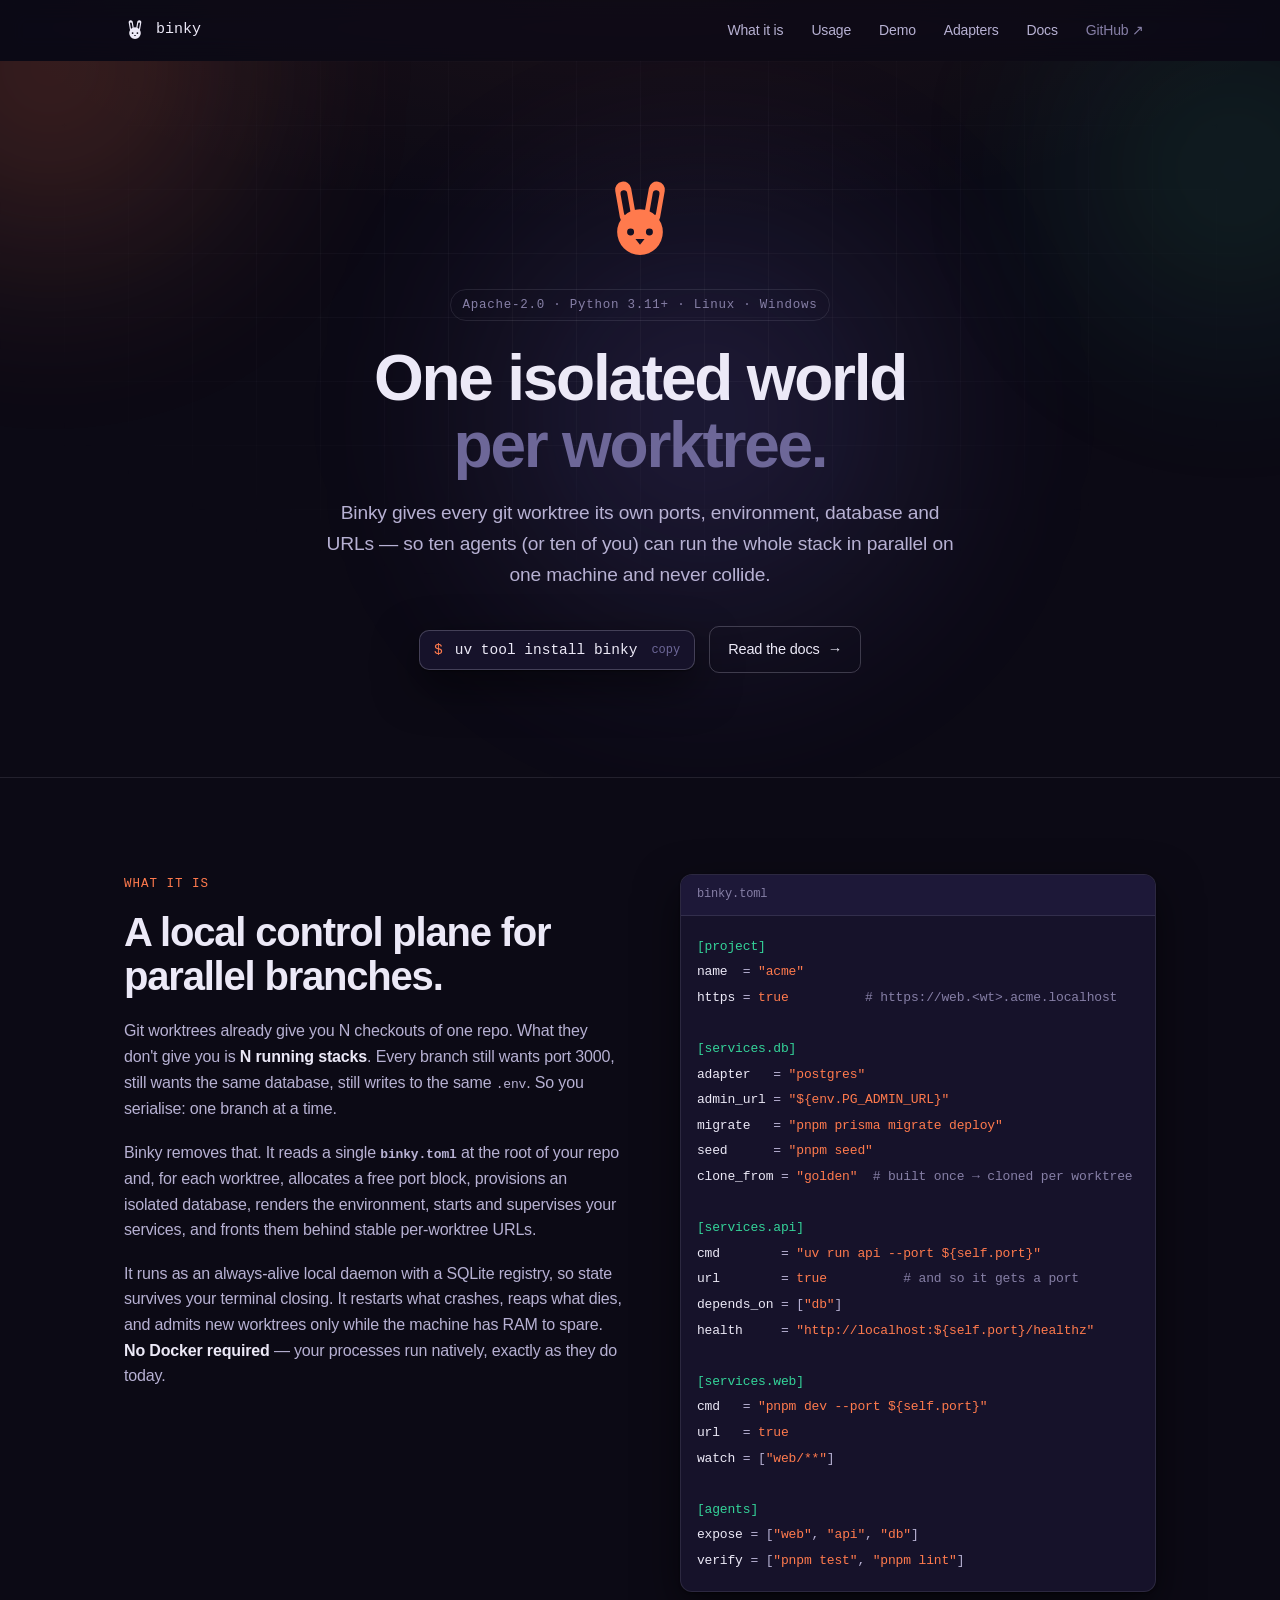
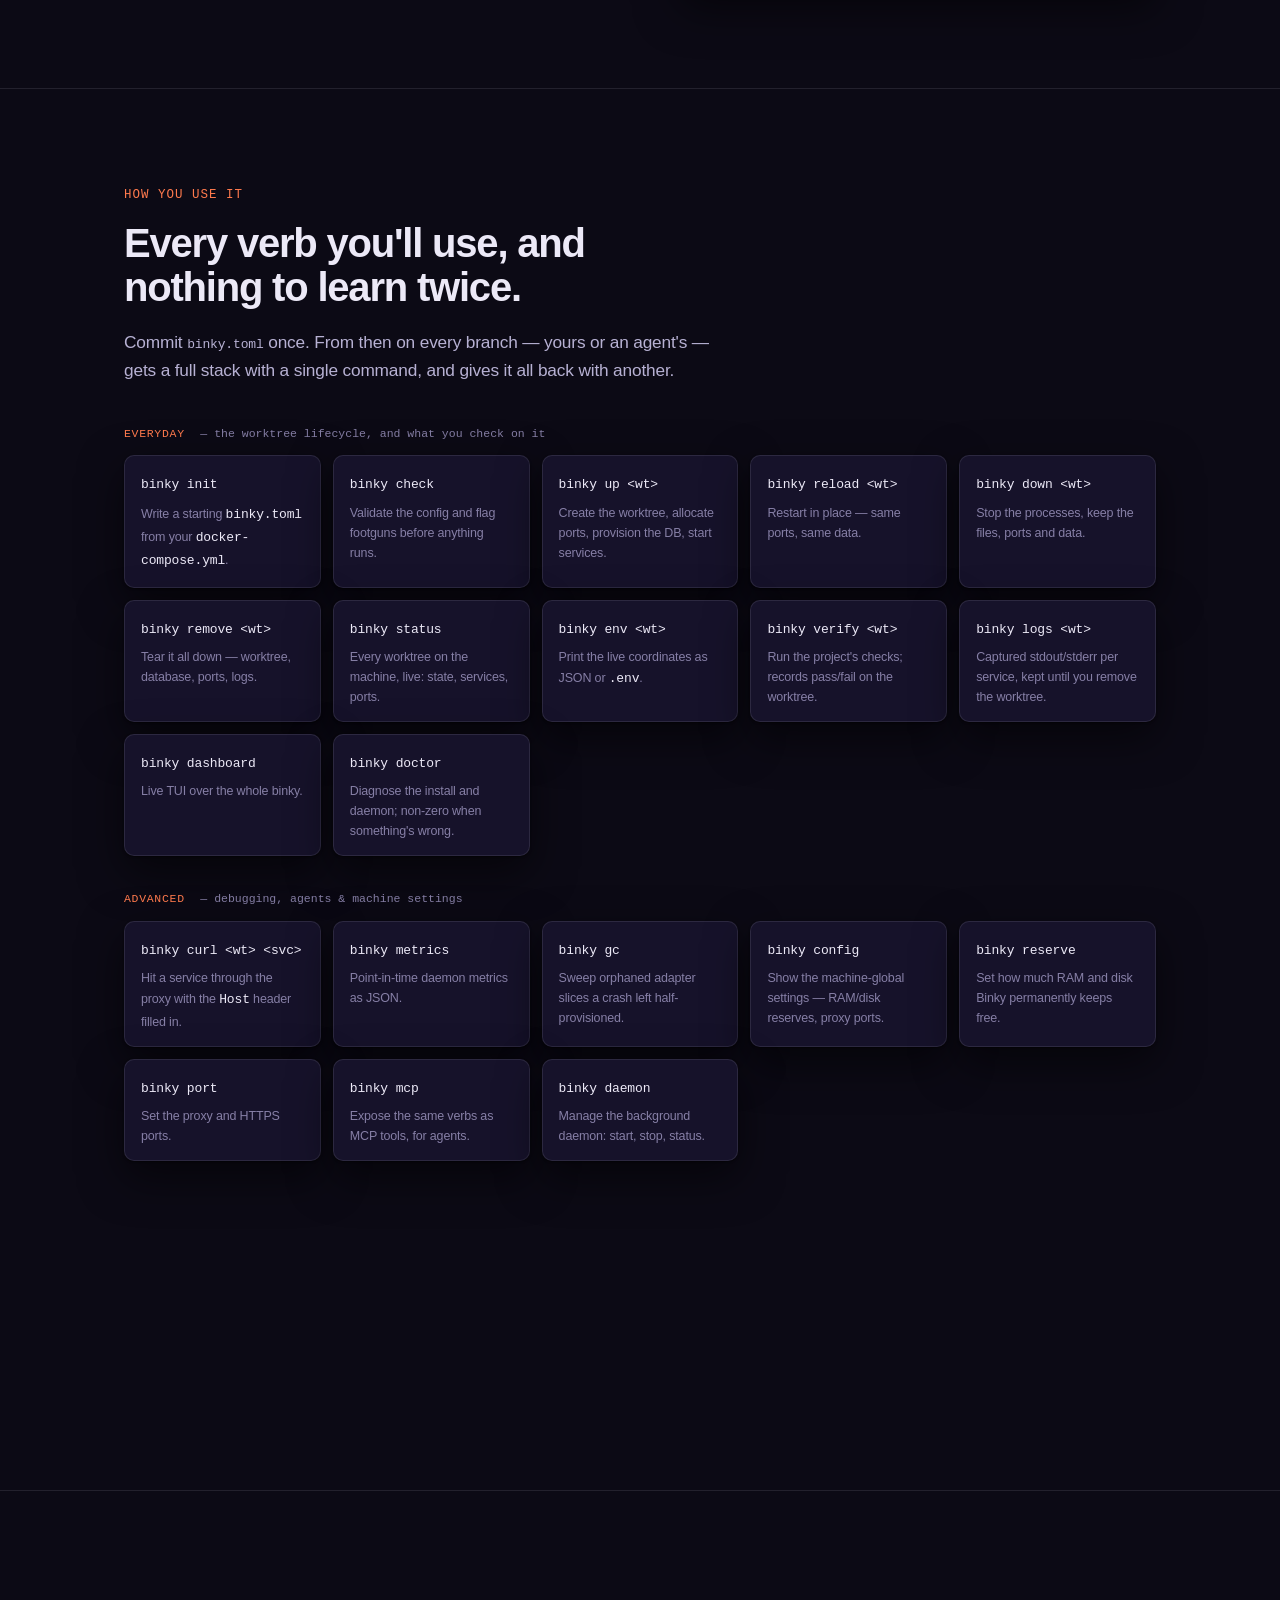
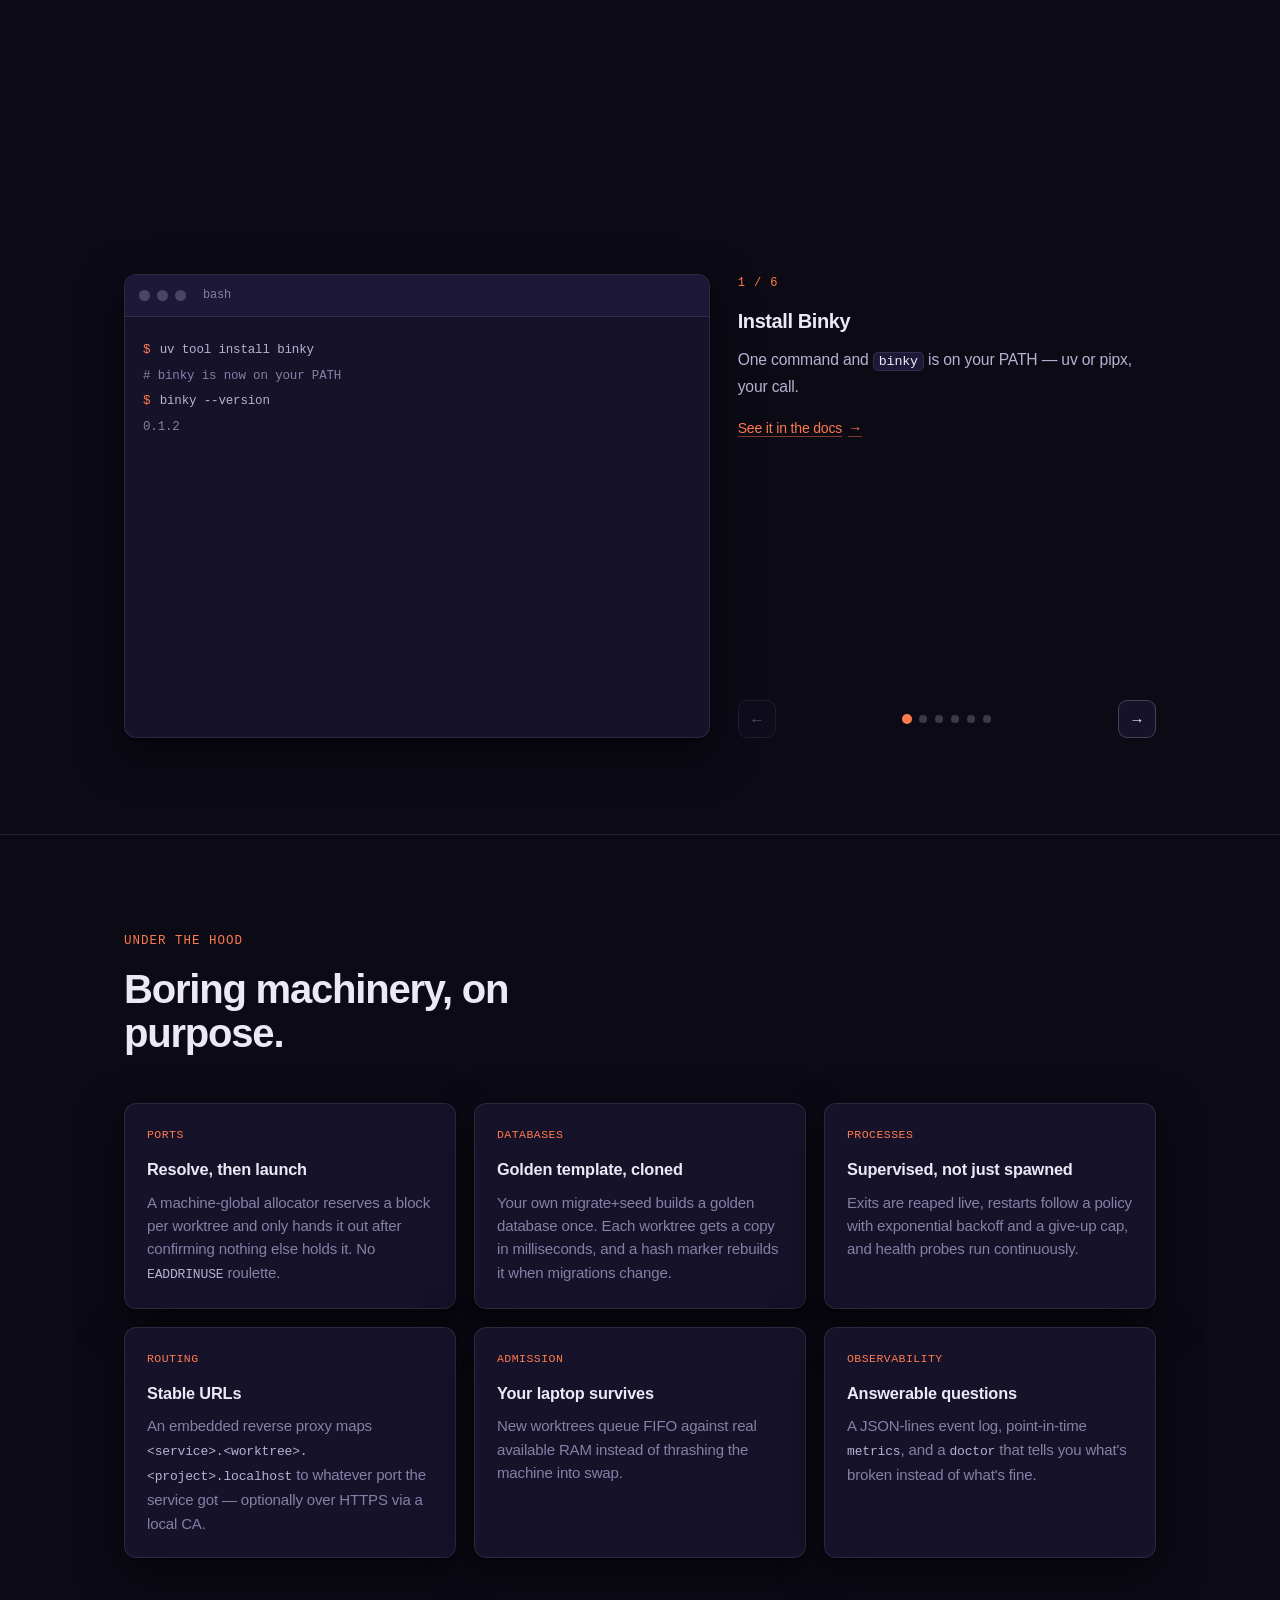
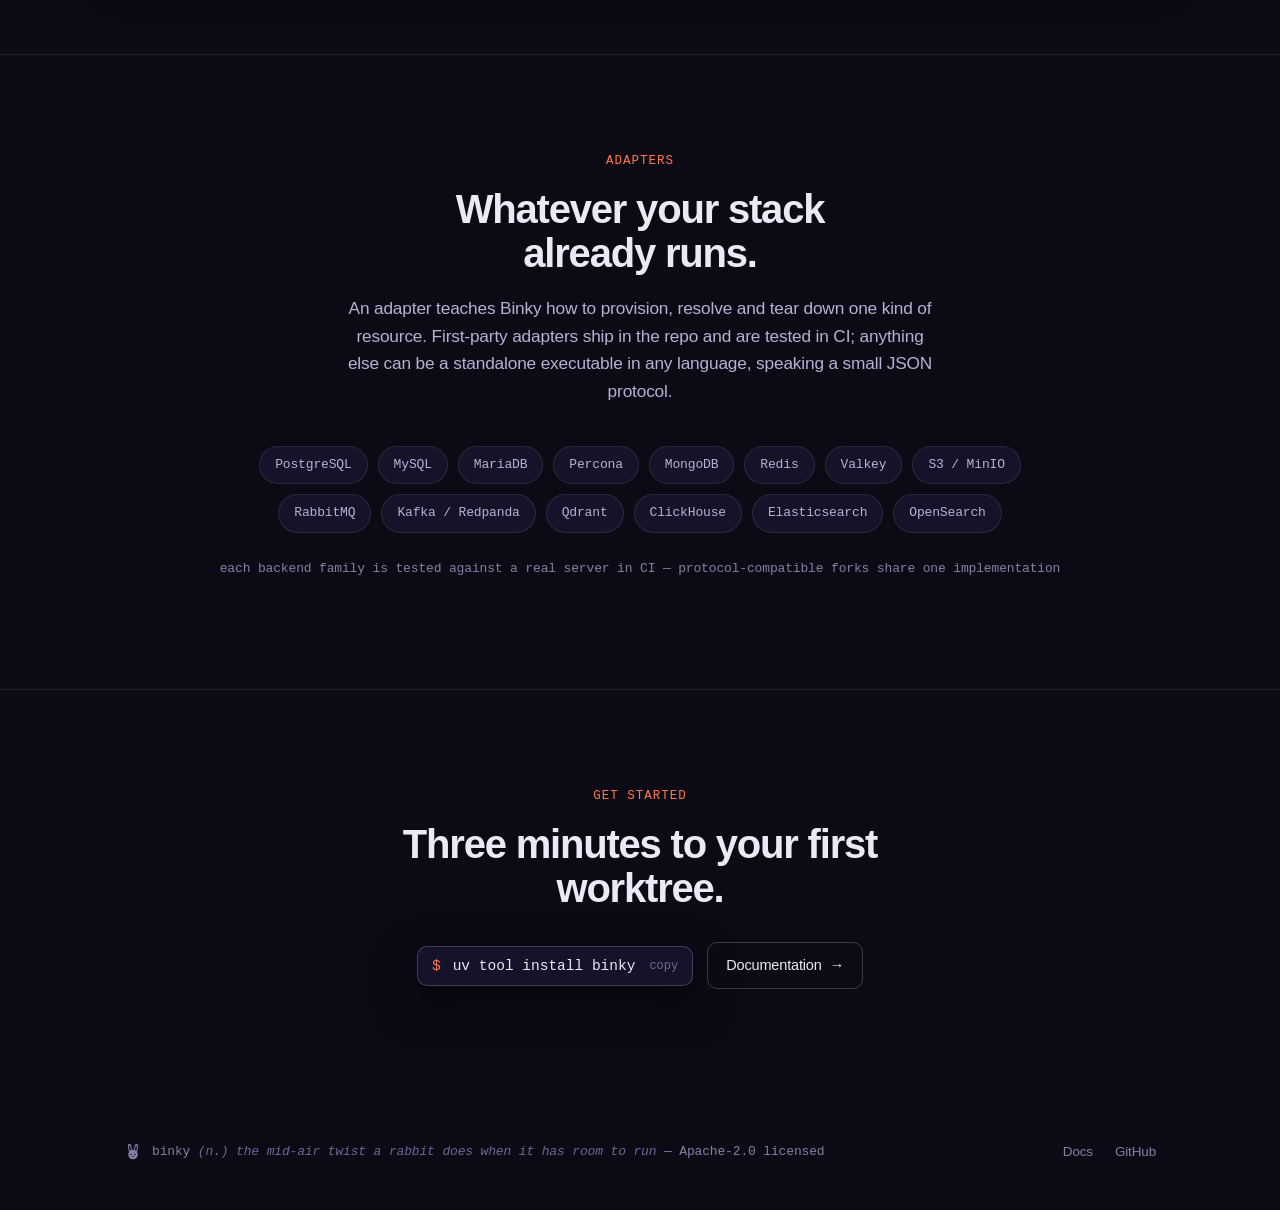
<file: site/index.html>
<!DOCTYPE html>
<html lang="en">
<head>
<meta charset="utf-8" />
<meta name="viewport" content="width=device-width, initial-scale=1" />
<title>Binky — one isolated world per git worktree</title>
<meta name="description" content="Binky gives every git worktree its own ports, env, database and URLs, so a swarm of coding agents runs in parallel on one machine without collisions." />
<meta name="color-scheme" content="dark" />
<link rel="stylesheet" href="styles.css" />
<link rel="icon" href="binky.svg" type="image/svg+xml" />
</head>
<body>

<header class="nav" id="nav">
  <div class="container nav-inner">
    <a class="brand" href="./index.html">
      <span class="rabbit" aria-hidden="true"></span>
      <span class="wordmark">binky</span>
    </a>
    <nav class="nav-links">
      <a href="#what" class="hide-sm">What it is</a>
      <a href="#use" class="hide-sm">Usage</a>
      <a href="#demo" class="hide-sm">Demo</a>
      <a href="#adapters" class="hide-sm">Adapters</a>
      <a href="./docs.html">Docs</a>
      <a href="https://github.com/andreisilva1/binky" class="gh" rel="noopener">GitHub&nbsp;↗</a>
    </nav>
  </div>
</header>

<main>

  <!-- ---------------------------------------------------------------- hero -->
  <section class="hero" id="top">
    <div class="bg-motion" aria-hidden="true">
      <div class="blob b1"></div>
      <div class="blob b2"></div>
      <div class="blob b3"></div>
    </div>
    <div class="hero-grid" aria-hidden="true"></div>

    <div class="container hero-inner">
      <svg class="hero-mark rise d1" viewBox="0 0 64 64" aria-hidden="true">
        <g fill-rule="evenodd">
          <g transform="translate(18 3) rotate(-10 6 32)">
            <path d="M6,0 a6,6 0 0,1 6,6 L12,26 a6,6 0 0,1 -12,0 L0,6 a6,6 0 0,1 6,-6 Z
                     M6,6.5 a2.5,2.5 0 0,1 2.5,2.5 L8.5,23.5 a2.5,2.5 0 0,1 -5,0 L3.5,9 a2.5,2.5 0 0,1 2.5,-2.5 Z" />
          </g>
          <g transform="translate(34 3) rotate(10 6 32)">
            <path d="M6,0 a6,6 0 0,1 6,6 L12,26 a6,6 0 0,1 -12,0 L0,6 a6,6 0 0,1 6,-6 Z
                     M6,6.5 a2.5,2.5 0 0,1 2.5,2.5 L8.5,23.5 a2.5,2.5 0 0,1 -5,0 L3.5,9 a2.5,2.5 0 0,1 2.5,-2.5 Z" />
          </g>
          <path d="M15,41 a17,17 0 1,0 34,0 a17,17 0 1,0 -34,0 Z
                   M22.4,41 a2.6,2.6 0 1,0 5.2,0 a2.6,2.6 0 1,0 -5.2,0 Z
                   M36.4,41 a2.6,2.6 0 1,0 5.2,0 a2.6,2.6 0 1,0 -5.2,0 Z
                   M32,50.5 L28.6,46.2 L35.4,46.2 Z" />
        </g>
      </svg>

      <div class="eyebrow rise d2">Apache-2.0 · Python 3.11+ · Linux · Windows</div>

      <h1 class="rise d2">One isolated world <span class="dim">per worktree.</span></h1>

      <p class="lede rise d3">
        Binky gives every git worktree its own ports, environment, database and URLs — so ten
        agents (or ten of you) can run the whole stack in parallel on one machine and never
        collide.
      </p>

      <div class="cta-row rise d4">
        <button class="cmd-chip" id="install" type="button" data-copy="uv tool install binky">
          <span class="prompt">$</span><span>uv tool install binky</span><span class="copy">copy</span>
        </button>
        <a class="btn" href="./docs.html">Read the docs <span class="arrow">→</span></a>
      </div>
    </div>
  </section>

  <!-- ------------------------------------------------------------- what it is -->
  <section id="what">
    <div class="container">
      <div class="split">
        <div class="prose reveal">
          <div class="sec-label">What it is</div>
          <h2 class="sec-title">A local control plane for parallel branches.</h2>
          <p>
            Git worktrees already give you N checkouts of one repo. What they don't give you is
            <strong>N running stacks</strong>. Every branch still wants port 3000, still wants the
            same database, still writes to the same <code>.env</code>. So you serialise: one branch
            at a time.
          </p>
          <p>
            Binky removes that. It reads a single <strong><code>binky.toml</code></strong> at the
            root of your repo and, for each worktree, allocates a free port block, provisions an
            isolated database, renders the environment, starts and supervises your services, and
            fronts them behind stable per-worktree URLs.
          </p>
          <p>
            It runs as an always-alive local daemon with a SQLite registry, so state survives your
            terminal closing. It restarts what crashes, reaps what dies, and admits new worktrees
            only while the machine has RAM to spare. <strong>No Docker required</strong> — your
            processes run natively, exactly as they do today.
          </p>
        </div>

        <div class="code-card reveal">
          <div class="cc-head">binky.toml</div>
<pre><code><span class="tok-sec">[project]</span>
<span class="tok-key">name</span>  = <span class="tok-str">"acme"</span>
<span class="tok-key">https</span> = <span class="tok-str">true</span>          <span class="tok-cmt"># https://web.&lt;wt&gt;.acme.localhost</span>

<span class="tok-sec">[services.db]</span>
<span class="tok-key">adapter</span>   = <span class="tok-str">"postgres"</span>
<span class="tok-key">admin_url</span> = <span class="tok-str">"${env.PG_ADMIN_URL}"</span>
<span class="tok-key">migrate</span>   = <span class="tok-str">"pnpm prisma migrate deploy"</span>
<span class="tok-key">seed</span>      = <span class="tok-str">"pnpm seed"</span>
<span class="tok-key">clone_from</span> = <span class="tok-str">"golden"</span>  <span class="tok-cmt"># built once → cloned per worktree</span>

<span class="tok-sec">[services.api]</span>
<span class="tok-key">cmd</span>        = <span class="tok-str">"uv run api --port ${self.port}"</span>
<span class="tok-key">url</span>        = <span class="tok-str">true</span>          <span class="tok-cmt"># and so it gets a port</span>
<span class="tok-key">depends_on</span> = [<span class="tok-str">"db"</span>]
<span class="tok-key">health</span>     = <span class="tok-str">"http://localhost:${self.port}/healthz"</span>

<span class="tok-sec">[services.web]</span>
<span class="tok-key">cmd</span>   = <span class="tok-str">"pnpm dev --port ${self.port}"</span>
<span class="tok-key">url</span>   = <span class="tok-str">true</span>
<span class="tok-key">watch</span> = [<span class="tok-str">"web/**"</span>]

<span class="tok-sec">[agents]</span>
<span class="tok-key">expose</span> = [<span class="tok-str">"web"</span>, <span class="tok-str">"api"</span>, <span class="tok-str">"db"</span>]
<span class="tok-key">verify</span> = [<span class="tok-str">"pnpm test"</span>, <span class="tok-str">"pnpm lint"</span>]
</code></pre>
        </div>
      </div>
    </div>
  </section>

  <!-- ---------------------------------------------------------------- usage -->
  <section id="use">
    <div class="container">
      <div class="reveal">
        <div class="sec-label">How you use it</div>
        <h2 class="sec-title">Every verb you'll use, and nothing to learn twice.</h2>
        <p class="sec-lead">
          Commit <code>binky.toml</code> once. From then on every branch — yours or an agent's —
          gets a full stack with a single command, and gives it all back with another.
        </p>
      </div>

      <div class="cmd-list reveal">
        <div class="cmd-group">Everyday <span>— the worktree lifecycle, and what you check on it</span></div>
        <div class="cmd-item"><code>binky init</code><span>Write a starting <code>binky.toml</code> from your <code>docker-compose.yml</code>.</span></div>
        <div class="cmd-item"><code>binky check</code><span>Validate the config and flag footguns before anything runs.</span></div>
        <div class="cmd-item"><code>binky up &lt;wt&gt;</code><span>Create the worktree, allocate ports, provision the DB, start services.</span></div>
        <div class="cmd-item"><code>binky reload &lt;wt&gt;</code><span>Restart in place — same ports, same data.</span></div>
        <div class="cmd-item"><code>binky down &lt;wt&gt;</code><span>Stop the processes, keep the files, ports and data.</span></div>
        <div class="cmd-item"><code>binky remove &lt;wt&gt;</code><span>Tear it all down — worktree, database, ports, logs.</span></div>
        <div class="cmd-item"><code>binky status</code><span>Every worktree on the machine, live: state, services, ports.</span></div>
        <div class="cmd-item"><code>binky env &lt;wt&gt;</code><span>Print the live coordinates as JSON or <code>.env</code>.</span></div>
        <div class="cmd-item"><code>binky verify &lt;wt&gt;</code><span>Run the project's checks; records pass/fail on the worktree.</span></div>
        <div class="cmd-item"><code>binky logs &lt;wt&gt;</code><span>Captured stdout/stderr per service, kept until you remove the worktree.</span></div>
        <div class="cmd-item"><code>binky dashboard</code><span>Live TUI over the whole binky.</span></div>
        <div class="cmd-item"><code>binky doctor</code><span>Diagnose the install and daemon; non-zero when something's wrong.</span></div>

        <div class="cmd-group">Advanced <span>— debugging, agents &amp; machine settings</span></div>
        <div class="cmd-item"><code>binky curl &lt;wt&gt; &lt;svc&gt;</code><span>Hit a service through the proxy with the <code>Host</code> header filled in.</span></div>
        <div class="cmd-item"><code>binky metrics</code><span>Point-in-time daemon metrics as JSON.</span></div>
        <div class="cmd-item"><code>binky gc</code><span>Sweep orphaned adapter slices a crash left half-provisioned.</span></div>
        <div class="cmd-item"><code>binky config</code><span>Show the machine-global settings — RAM/disk reserves, proxy ports.</span></div>
        <div class="cmd-item"><code>binky reserve</code><span>Set how much RAM and disk Binky permanently keeps free.</span></div>
        <div class="cmd-item"><code>binky port</code><span>Set the proxy and HTTPS ports.</span></div>
        <div class="cmd-item"><code>binky mcp</code><span>Expose the same verbs as MCP tools, for agents.</span></div>
        <div class="cmd-item"><code>binky daemon</code><span>Manage the background daemon: start, stop, status.</span></div>
      </div>

      <div class="grid3">
        <div class="feat reveal">
          <span class="k">FOR ONE DEVELOPER</span>
          <h3>Stop rebasing to review</h3>
          <p>Bring up the PR branch next to your feature branch, both fully running, and switch by opening a different URL.</p>
        </div>
        <div class="feat reveal">
          <span class="k">FOR A SWARM OF AGENTS</span>
          <h3>Parallel without collisions</h3>
          <p><code>binky env</code> hands each agent its own ports and database URL; <code>binky verify</code> is the gate its work has to pass.</p>
        </div>
        <div class="feat reveal">
          <span class="k">FOR A TEAM</span>
          <h3>One file, every machine</h3>
          <p>The stack definition lives in the repo. New hire clones, runs <code>binky up</code>, and is running in minutes — Linux or Windows.</p>
        </div>
      </div>
    </div>
  </section>

  <!-- ----------------------------------------------------------------- demo -->
  <!-- A self-paced walkthrough: the short version of the docs. Every terminal
       screen mirrors the CLI's real output format (src/binky/cli.py); the pids
       and ports shown by `up`/`status` are runtime values and stand in for
       illustration. The tokenised content lives here; demo.js only steps
       through it and types the leading command. -->
  <section id="demo">
    <div class="container">
      <div class="reveal">
        <div class="sec-label">Walk through it</div>
        <h2 class="sec-title">Install to a running worktree, one step at a time.</h2>
        <p class="sec-lead">
          The short version of the docs — six steps, at your own pace. Click through, or use the
          arrow keys.
        </p>
      </div>

      <div class="demo reveal" id="demoStage" tabindex="0" aria-roledescription="walkthrough">
        <div class="demo-ide">
          <div class="demo-bar">
            <span class="demo-dot"></span><span class="demo-dot"></span><span class="demo-dot"></span>
            <span class="demo-tab" id="demoTab">bash</span>
          </div>

          <div class="demo-screens" id="demoScreens">

            <!-- 1 · install -->
            <div class="demo-screen is-active" data-tab="bash">
<pre><code class="term"><span class="term-cmd"><span class="prompt">$</span> <span class="cmd">uv tool install binky</span></span><span class="term-body">
<span class="tok-cmt"># binky is now on your PATH</span>
<span class="term-cmd"><span class="prompt">$</span> binky <span class="tok-flag">--version</span></span>
<span class="tok-out">0.1.2</span></span></code></pre>
            </div>

            <!-- 2 · describe the stack (binky.toml) -->
            <div class="demo-screen" data-tab="binky.toml">
<pre><code><span class="tok-sec">[project]</span>
<span class="tok-key">name</span>  = <span class="tok-str">"acme"</span>
<span class="tok-key">https</span> = <span class="tok-str">true</span>

<span class="tok-sec">[services.db]</span>
<span class="tok-key">adapter</span>    = <span class="tok-str">"postgres"</span>
<span class="tok-key">admin_url</span>  = <span class="tok-str">"${env.PG_ADMIN_URL}"</span>
<span class="tok-key">clone_from</span> = <span class="tok-str">"golden"</span>   <span class="tok-cmt"># built once → cloned per worktree</span>

<span class="tok-sec">[services.api]</span>
<span class="tok-key">cmd</span> = <span class="tok-str">"uv run api --port ${self.port}"</span>
<span class="tok-key">url</span> = <span class="tok-str">true</span>

<span class="tok-sec">[services.web]</span>
<span class="tok-key">cmd</span> = <span class="tok-str">"pnpm dev --port ${self.port}"</span>
<span class="tok-key">url</span> = <span class="tok-str">true</span>

<span class="tok-sec">[agents]</span>
<span class="tok-key">expose</span> = [<span class="tok-str">"web"</span>, <span class="tok-str">"api"</span>, <span class="tok-str">"db"</span>]</code></pre>
            </div>

            <!-- 3 · check -->
            <div class="demo-screen" data-tab="bash">
<pre><code class="term"><span class="term-cmd"><span class="prompt">$</span> <span class="cmd">binky check</span></span><span class="term-body">
<span class="tok-ok">✓ binky.toml is valid — project 'acme', 3 service(s)</span></span></code></pre>
            </div>

            <!-- 4 · up (pids/ports illustrative; line format is real) -->
            <div class="demo-screen" data-tab="bash">
<pre><code class="term"><span class="term-cmd"><span class="prompt">$</span> <span class="cmd">binky up &lt;your-branch-name&gt;</span></span><span class="term-body">
<span class="tok-out">  db  pid 48213
  api  pid 48217  :41003
  web  pid 48219  :41005</span>
<span class="tok-ok">✓ up: &lt;your-branch-name&gt; (3 service(s))</span></span></code></pre>
            </div>

            <!-- 5 · a second worktree, in parallel + status -->
            <div class="demo-screen" data-tab="bash">
<pre><code class="term"><span class="term-cmd"><span class="prompt">$</span> <span class="cmd">binky up &lt;another-branch-name&gt;</span></span><span class="term-body">   <span class="tok-cmt"># a second branch, in parallel</span>
<span class="tok-ok">✓ up: &lt;another-branch-name&gt; (3 service(s))</span>
<span class="term-cmd"><span class="prompt">$</span> binky status</span>
<b class="tok-proj">acme</b>
<span class="tok-out">  &lt;another-branch-name&gt;  [running]
      api  :41013
      web  :41015
  &lt;your-branch-name&gt;  [running]
      api  :41003
      web  :41005</span></span></code></pre>
            </div>

            <!-- 6 · hand it to an agent -->
            <div class="demo-screen" data-tab="bash">
<pre><code class="term"><span class="term-cmd"><span class="prompt">$</span> <span class="cmd">binky env &lt;your-branch-name&gt;</span></span><span class="term-body">
<span class="tok-out">{"web": "http://web.&lt;your-branch-name&gt;.acme.localhost",
 "api": "http://localhost:41003",
 "db":  "postgresql://…/acme_&lt;your-branch-name&gt;"}</span></span></code></pre>
            </div>

          </div>
        </div>

        <aside class="demo-side">
          <div class="demo-step" aria-live="polite">
            <div class="demo-count"><span id="demoNum">1</span> / 6</div>
            <h3 class="demo-title" id="demoTitle">Install Binky</h3>
            <p class="demo-desc" id="demoDesc"></p>
          </div>
          <a class="demo-doc" id="demoDoc" href="./docs.html#install">See it in the docs <span class="arrow">→</span></a>
          <div class="demo-controls">
            <button class="demo-nav" id="demoPrev" type="button" aria-label="Previous step" disabled>←</button>
            <div class="demo-dots" id="demoDots" role="tablist" aria-label="Walkthrough steps"></div>
            <button class="demo-nav" id="demoNext" type="button" aria-label="Next step">→</button>
          </div>
        </aside>
      </div>
    </div>
  </section>

  <!-- ------------------------------------------------------------- internals -->
  <section id="how">
    <div class="container">
      <div class="reveal">
        <div class="sec-label">Under the hood</div>
        <h2 class="sec-title">Boring machinery, on purpose.</h2>
      </div>

      <div class="grid3">
        <div class="feat reveal">
          <span class="k">PORTS</span>
          <h3>Resolve, then launch</h3>
          <p>A machine-global allocator reserves a block per worktree and only hands it out after confirming nothing else holds it. No <code>EADDRINUSE</code> roulette.</p>
        </div>
        <div class="feat reveal">
          <span class="k">DATABASES</span>
          <h3>Golden template, cloned</h3>
          <p>Your own migrate+seed builds a golden database once. Each worktree gets a copy in milliseconds, and a hash marker rebuilds it when migrations change.</p>
        </div>
        <div class="feat reveal">
          <span class="k">PROCESSES</span>
          <h3>Supervised, not just spawned</h3>
          <p>Exits are reaped live, restarts follow a policy with exponential backoff and a give-up cap, and health probes run continuously.</p>
        </div>
        <div class="feat reveal">
          <span class="k">ROUTING</span>
          <h3>Stable URLs</h3>
          <p>An embedded reverse proxy maps <code>&lt;service&gt;.&lt;worktree&gt;.&lt;project&gt;.localhost</code> to whatever port the service got — optionally over HTTPS via a local CA.</p>
        </div>
        <div class="feat reveal">
          <span class="k">ADMISSION</span>
          <h3>Your laptop survives</h3>
          <p>New worktrees queue FIFO against real available RAM instead of thrashing the machine into swap.</p>
        </div>
        <div class="feat reveal">
          <span class="k">OBSERVABILITY</span>
          <h3>Answerable questions</h3>
          <p>A JSON-lines event log, point-in-time <code>metrics</code>, and a <code>doctor</code> that tells you what's broken instead of what's fine.</p>
        </div>
      </div>
    </div>
  </section>

  <!-- ------------------------------------------------------------- adapters -->
  <section id="adapters" class="adapters">
    <div class="container">
      <div class="reveal">
        <div class="sec-label">Adapters</div>
        <h2 class="sec-title" style="margin-inline:auto">Whatever your stack already runs.</h2>
        <p class="sec-lead" style="margin-inline:auto">
          An adapter teaches Binky how to provision, resolve and tear down one kind of resource.
          First-party adapters ship in the repo and are tested in CI; anything else can be a
          standalone executable in any language, speaking a small JSON protocol.
        </p>
      </div>

      <div class="adapter-strip reveal">
        <span class="chip">PostgreSQL</span>
        <span class="chip">MySQL</span>
        <span class="chip">MariaDB</span>
        <span class="chip">Percona</span>
        <span class="chip">MongoDB</span>
        <span class="chip">Redis</span>
        <span class="chip">Valkey</span>
        <span class="chip">S3 / MinIO</span>
        <span class="chip">RabbitMQ</span>
        <span class="chip">Kafka / Redpanda</span>
        <span class="chip">Qdrant</span>
        <span class="chip">ClickHouse</span>
        <span class="chip">Elasticsearch</span>
        <span class="chip">OpenSearch</span>
      </div>
      <p class="note">each backend family is tested against a real server in CI — protocol-compatible forks share one implementation</p>
    </div>
  </section>

  <!-- ------------------------------------------------------------------ cta -->
  <section id="start" style="border-bottom:none">
    <div class="container" style="text-align:center">
      <div class="reveal">
        <div class="sec-label">Get started</div>
        <h2 class="sec-title" style="margin-inline:auto">Three minutes to your first worktree.</h2>
      </div>
      <div class="cta-row reveal" style="margin-top:32px">
        <button class="cmd-chip" type="button" data-copy="uv tool install binky">
          <span class="prompt">$</span><span>uv tool install binky</span><span class="copy">copy</span>
        </button>
        <a class="btn" href="./docs.html">Documentation <span class="arrow">→</span></a>
      </div>
    </div>
  </section>

</main>

<footer>
  <div class="container foot-inner">
    <a class="foot-brand" href="#top">
      <span class="rabbit" aria-hidden="true"></span>
      <span>binky <span class="gloss">(n.) the mid-air twist a rabbit does when it has room to run</span> — Apache-2.0 licensed</span>
    </a>
    <nav class="foot-links">
      <a href="./docs.html">Docs</a>
      <a href="https://github.com/andreisilva1/binky" rel="noopener">GitHub</a>
    </nav>
  </div>
</footer>

<script src="app.js"></script>
<script src="demo.js"></script>
</body>
</html>
</file>
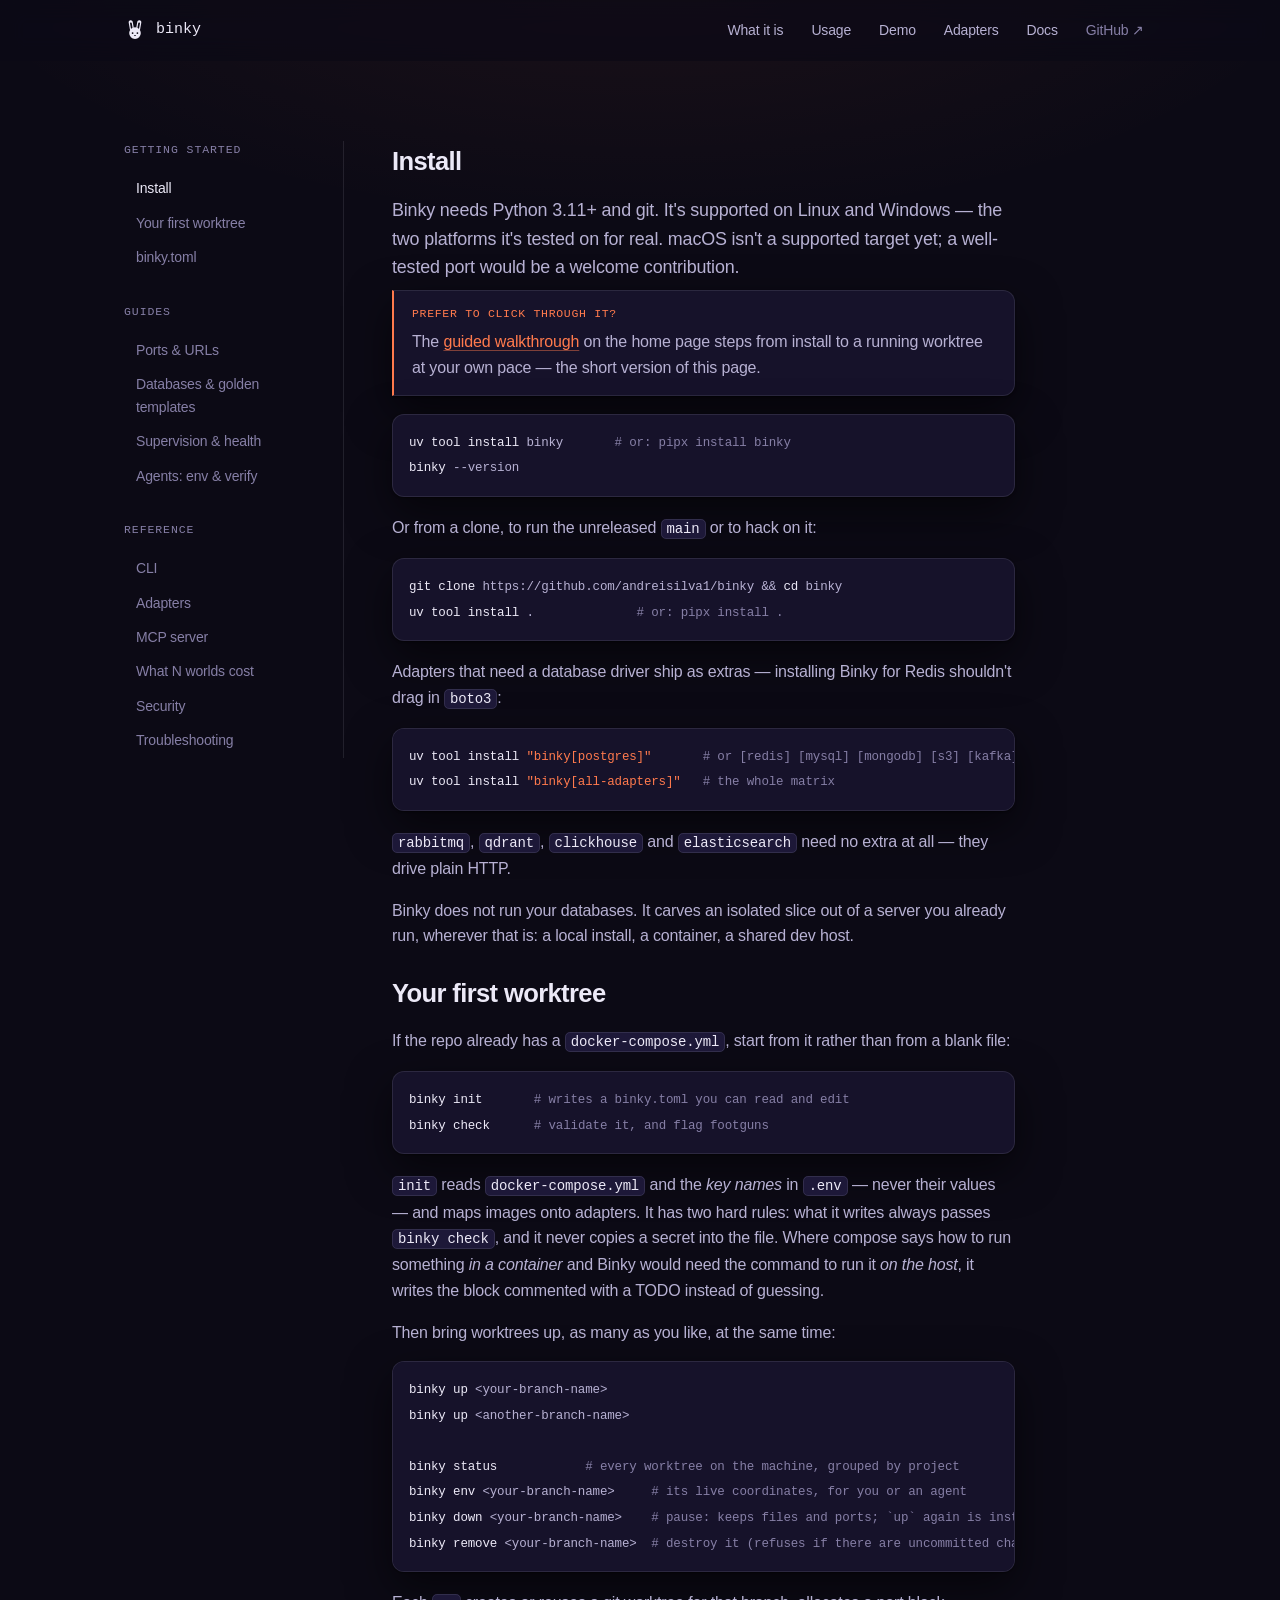
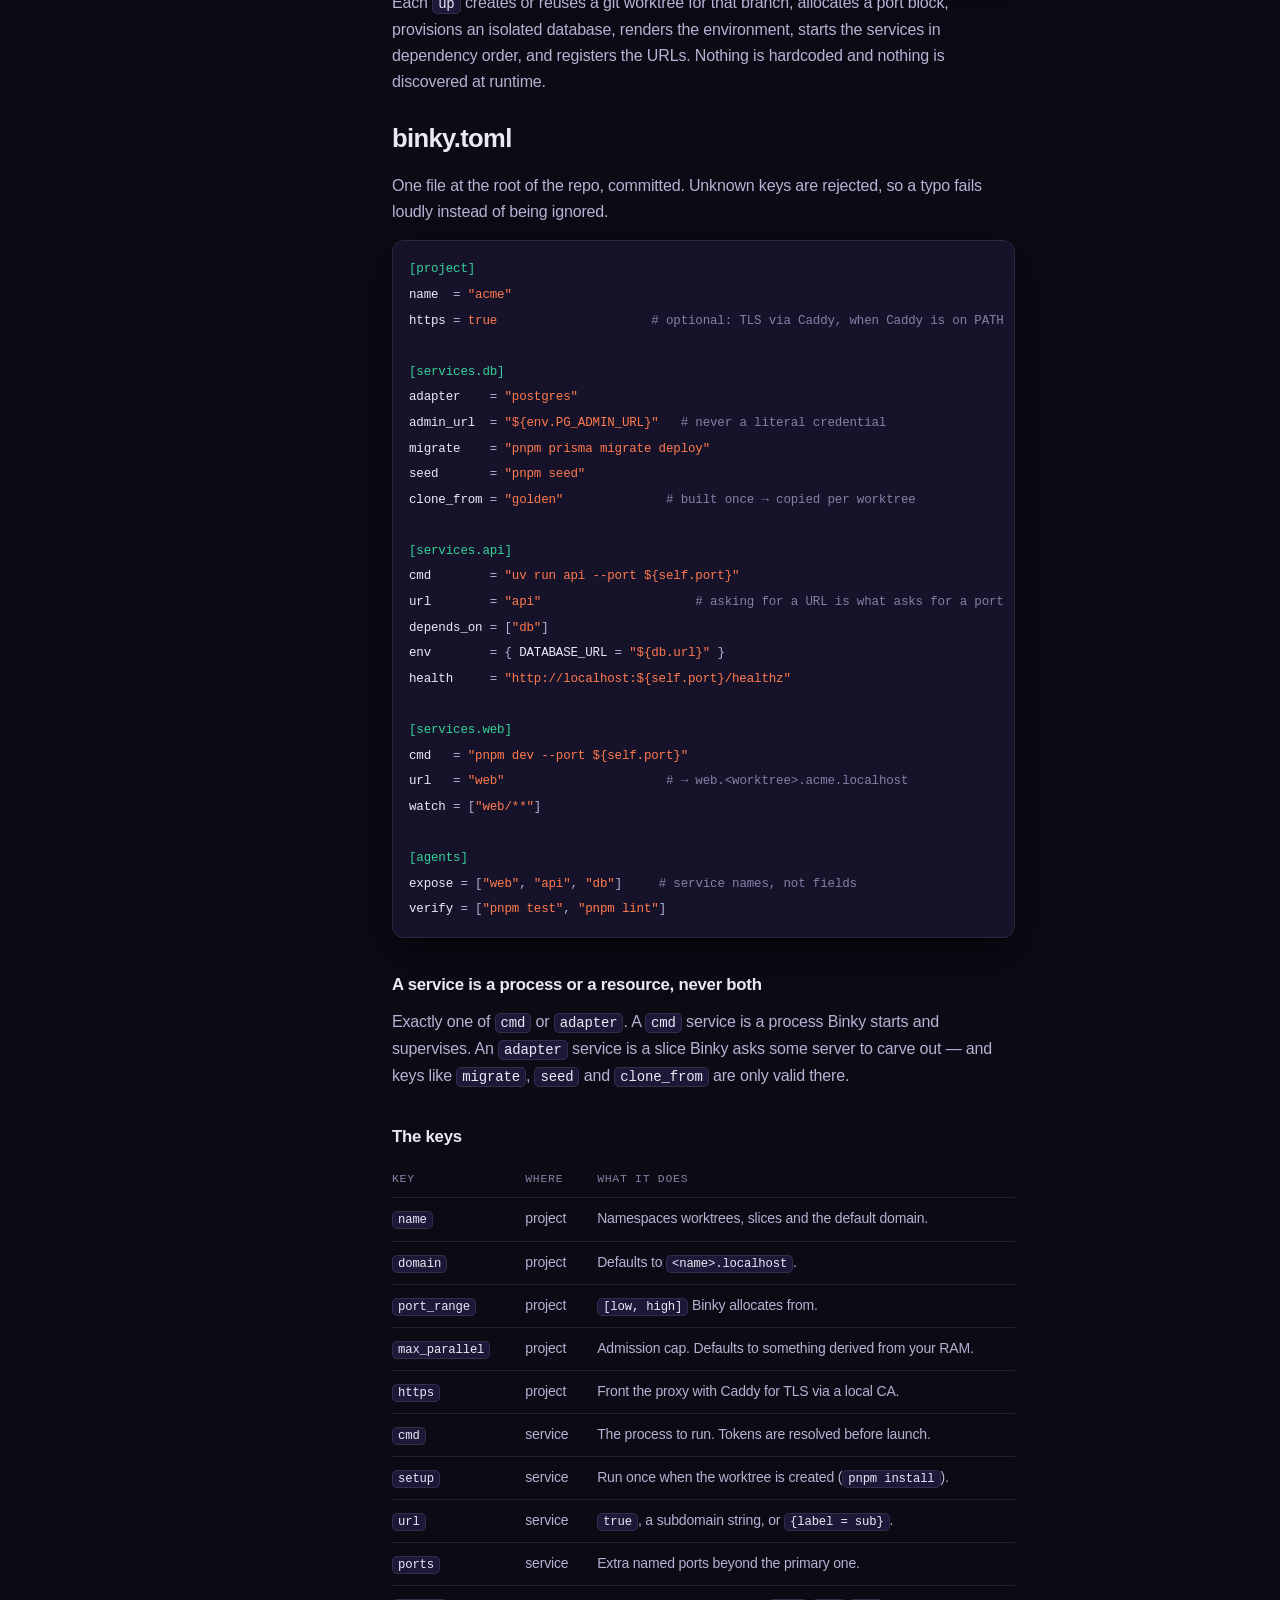
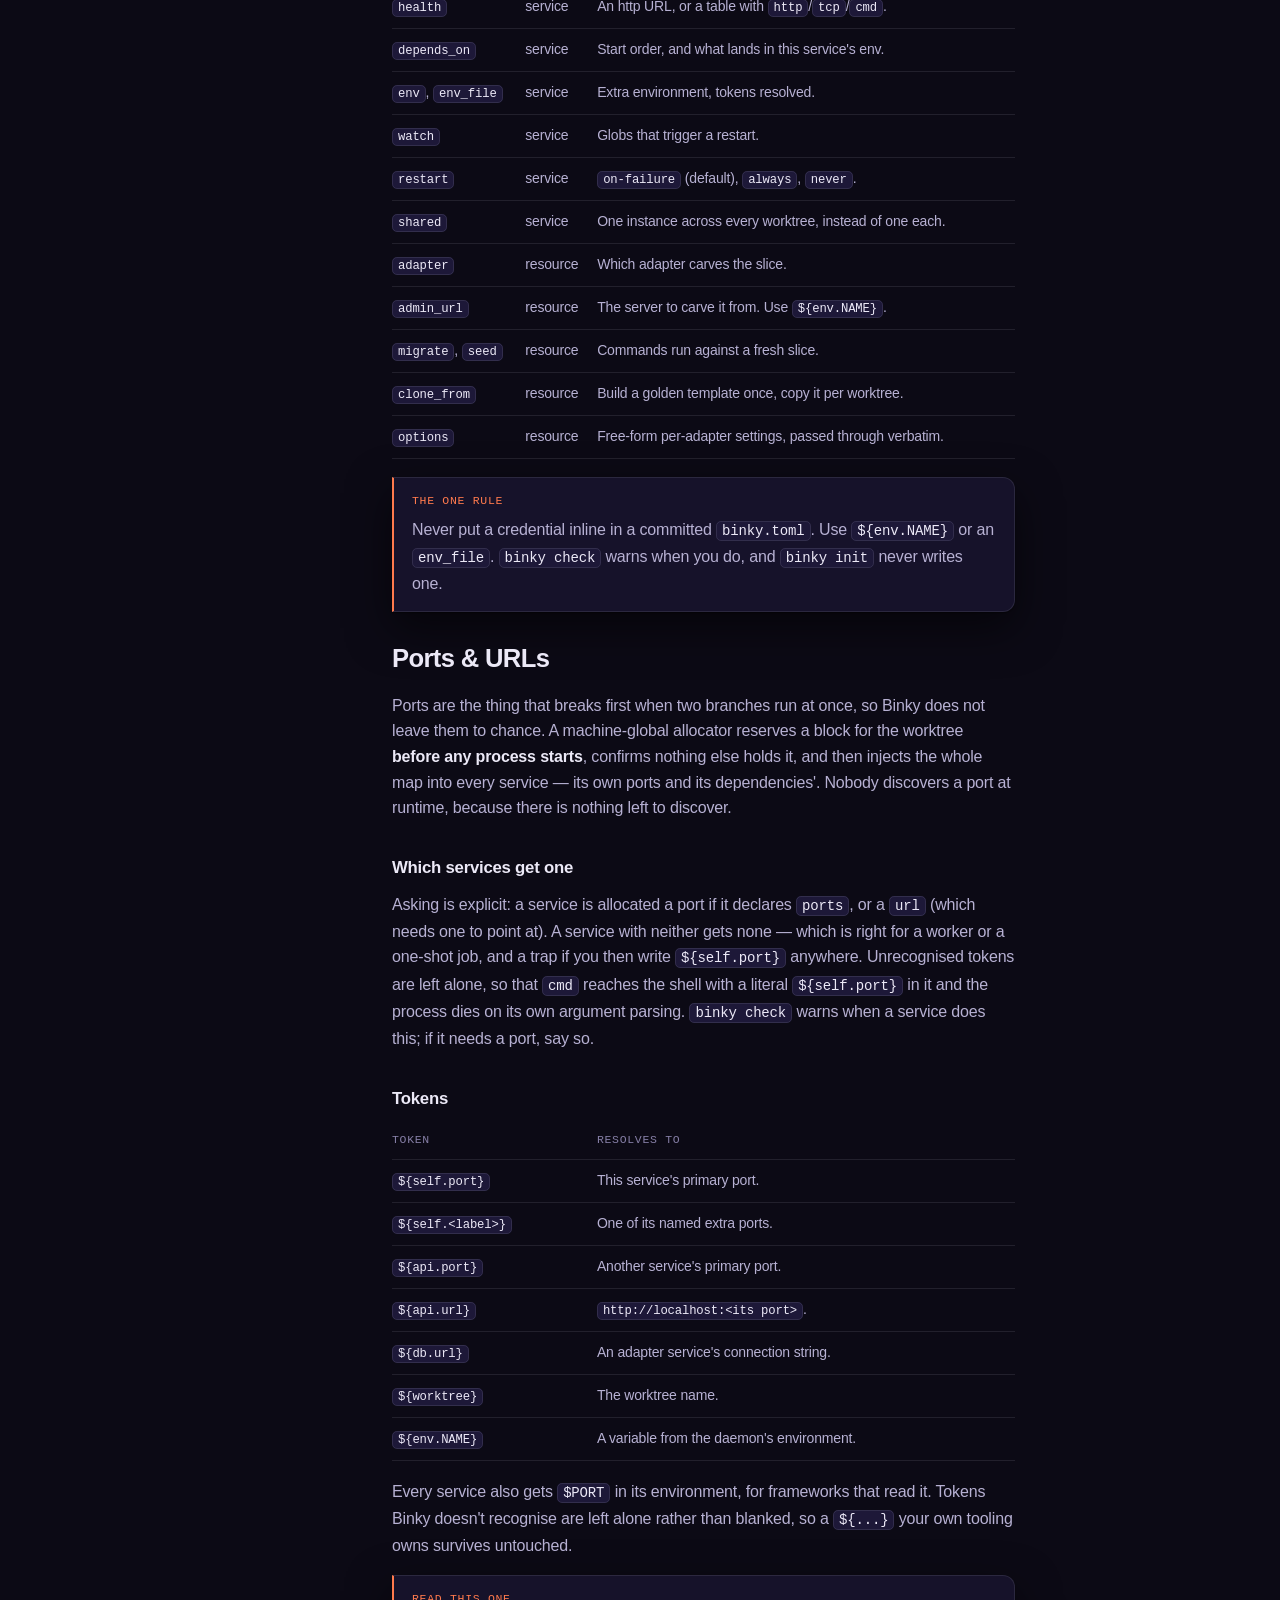
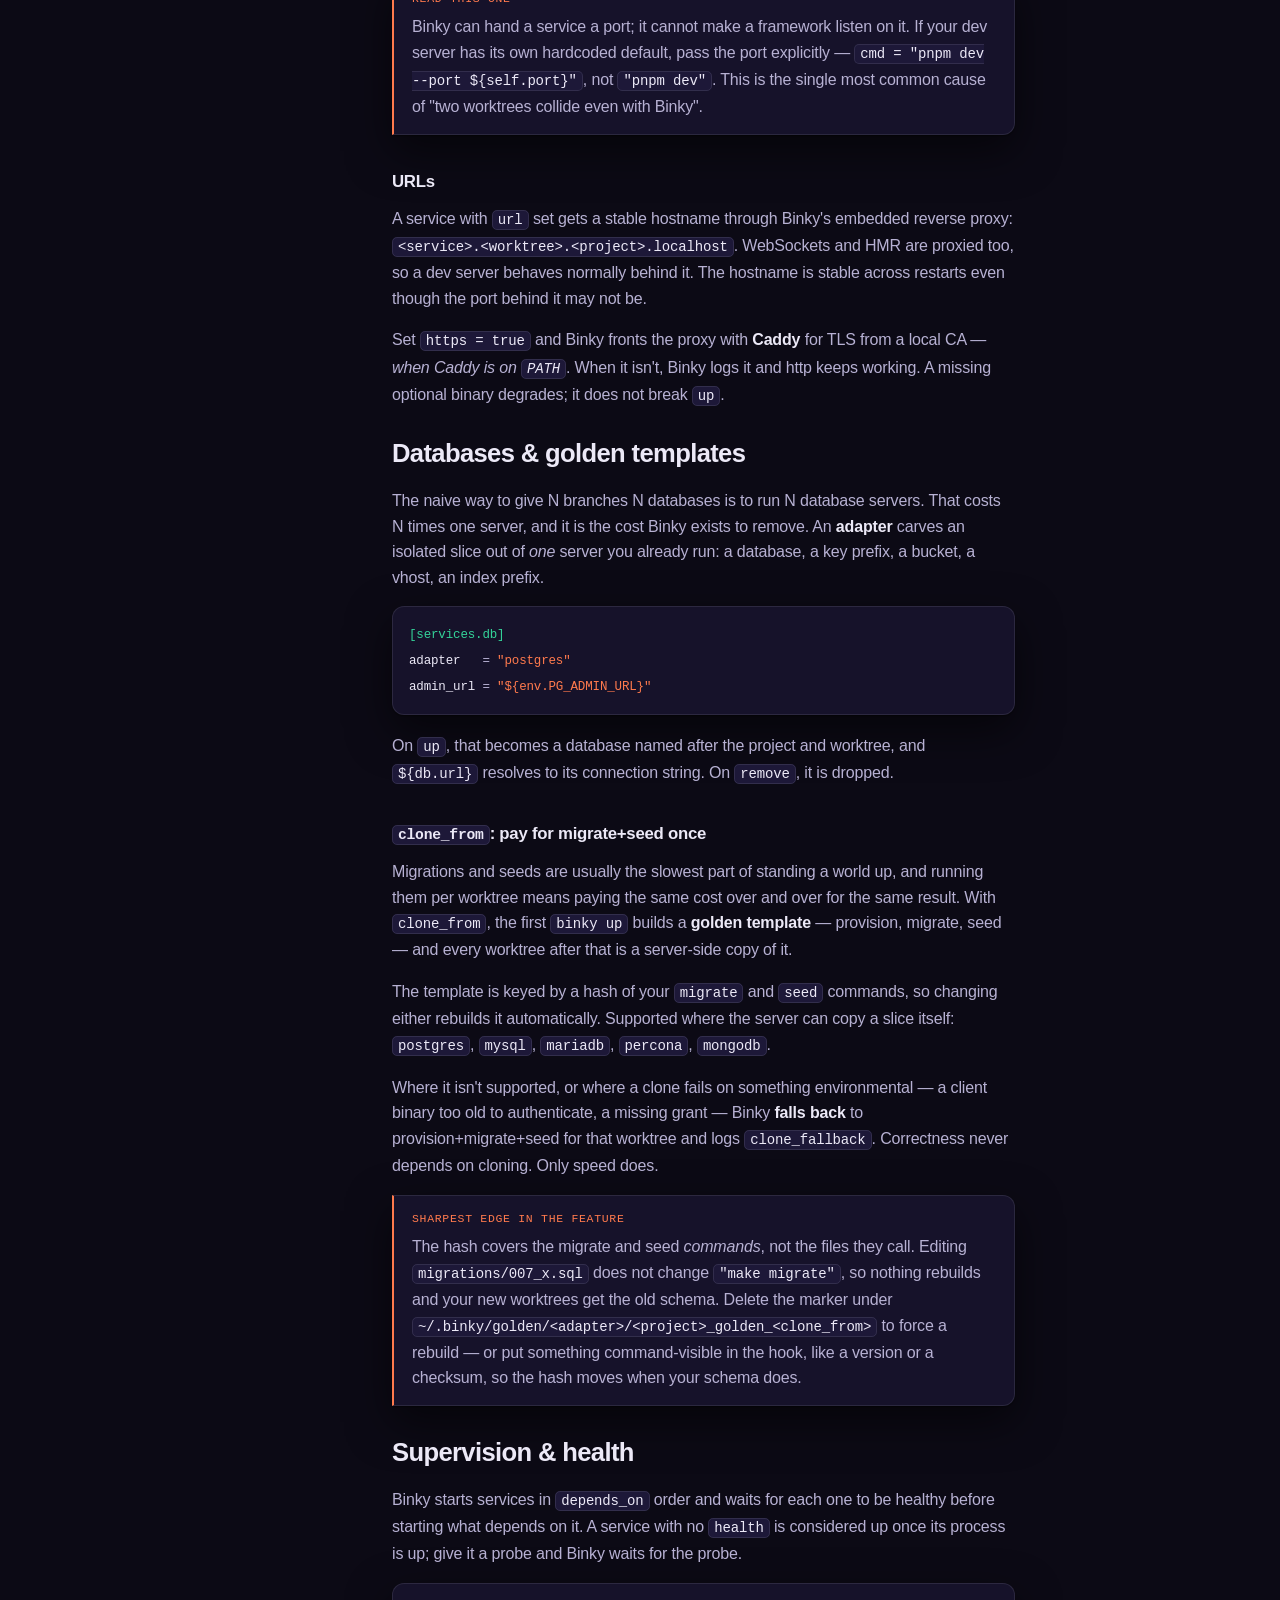
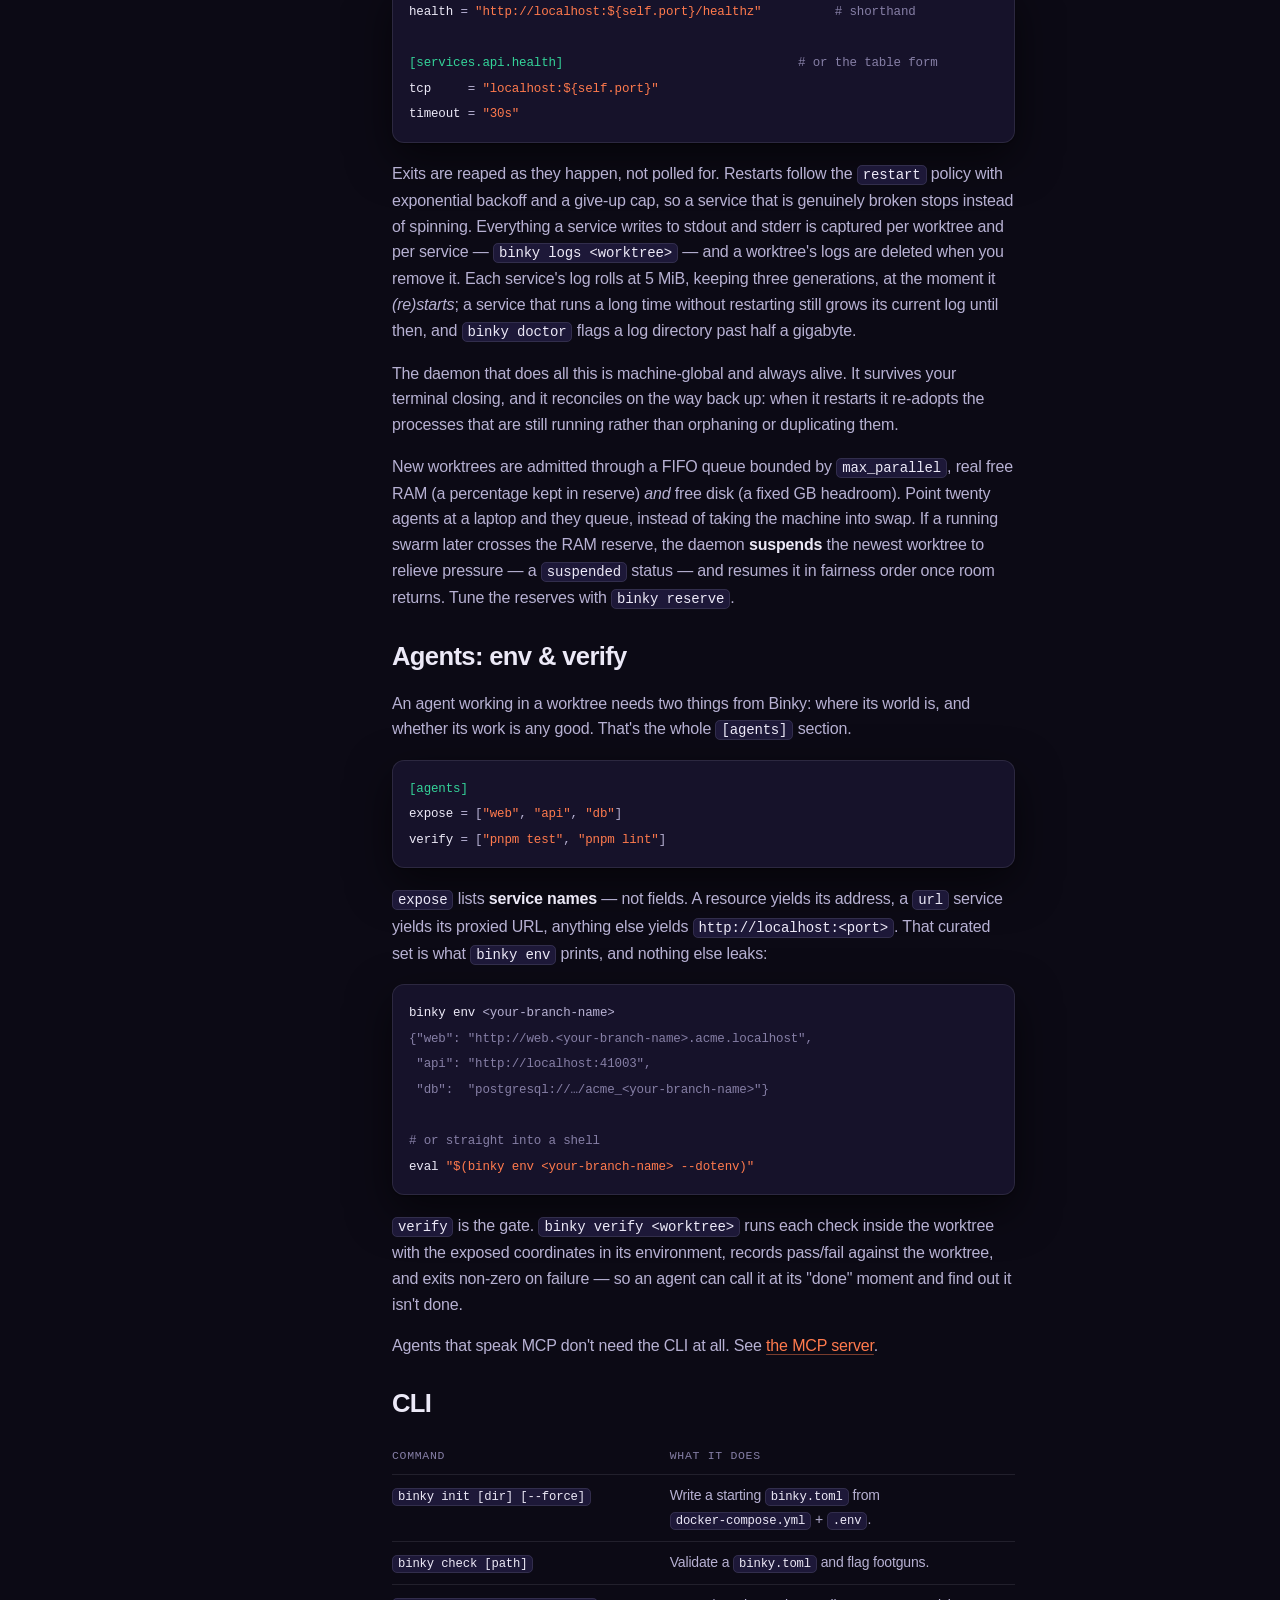
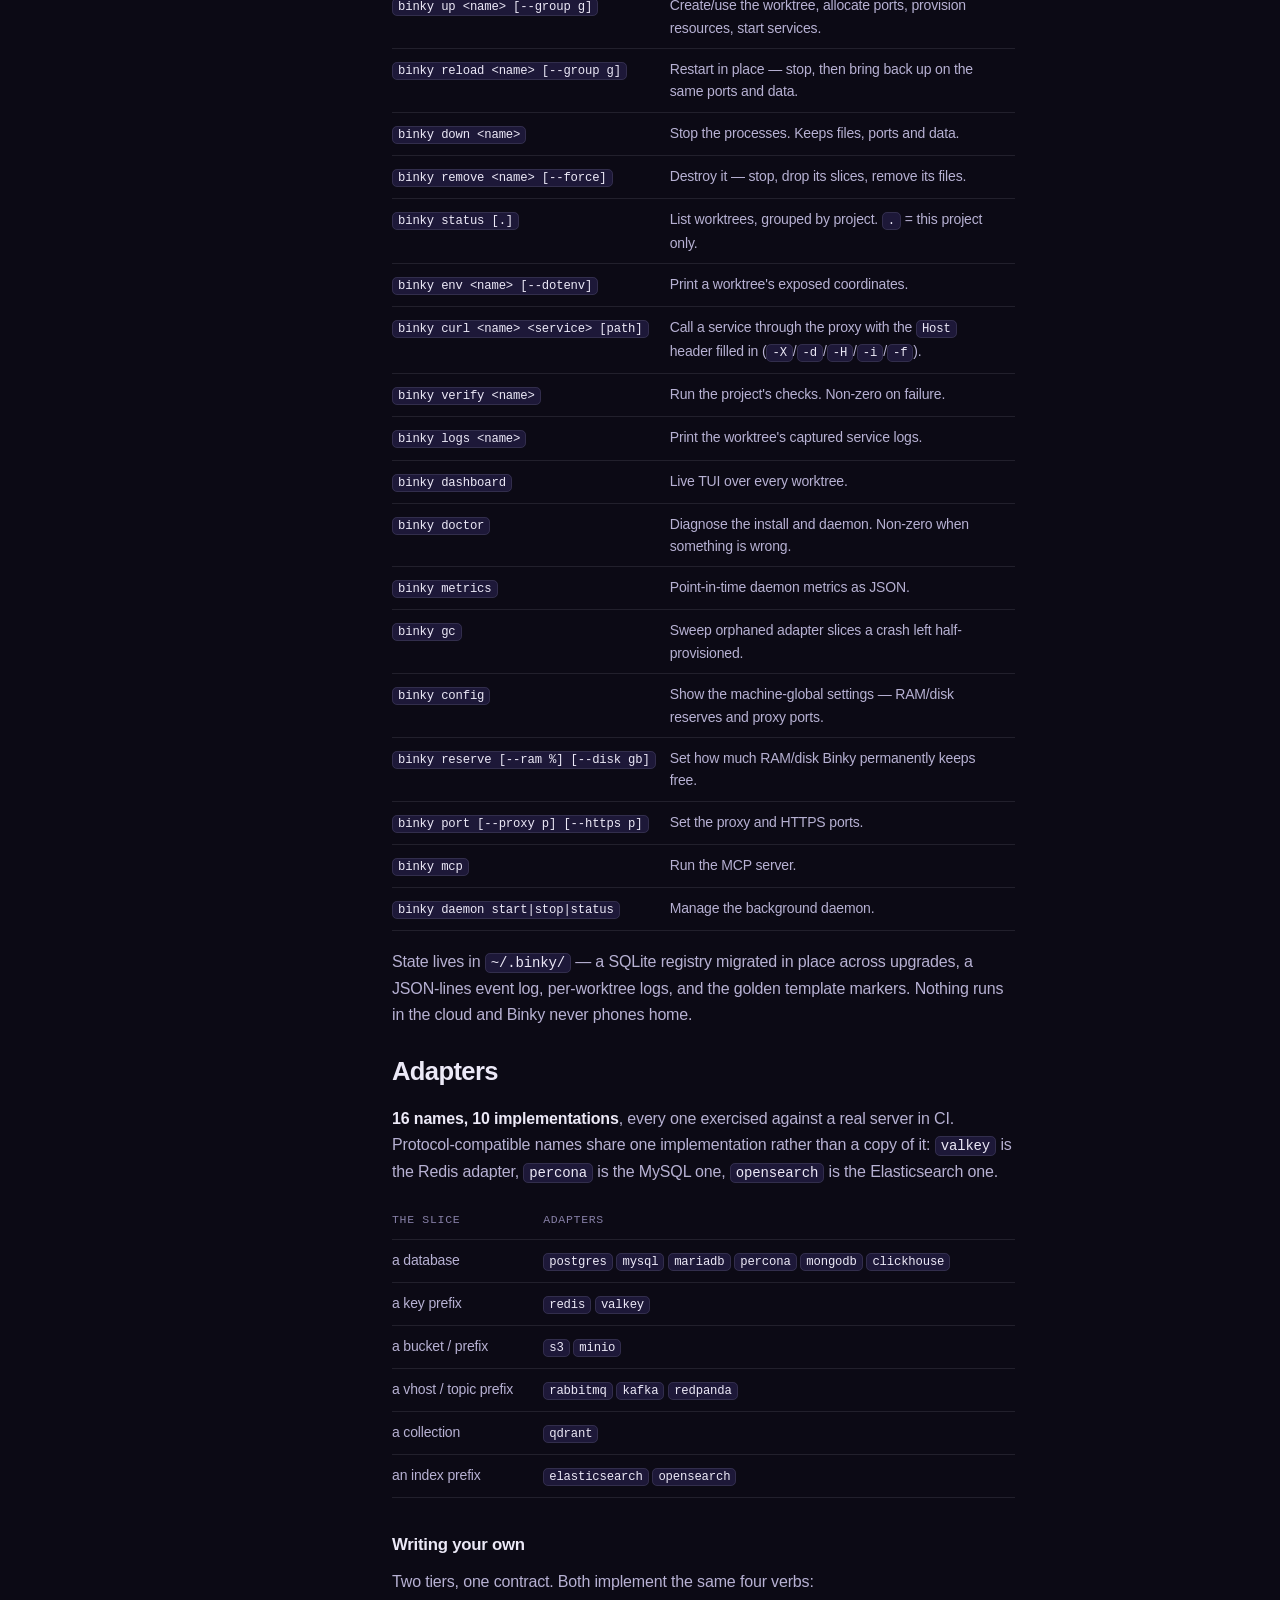
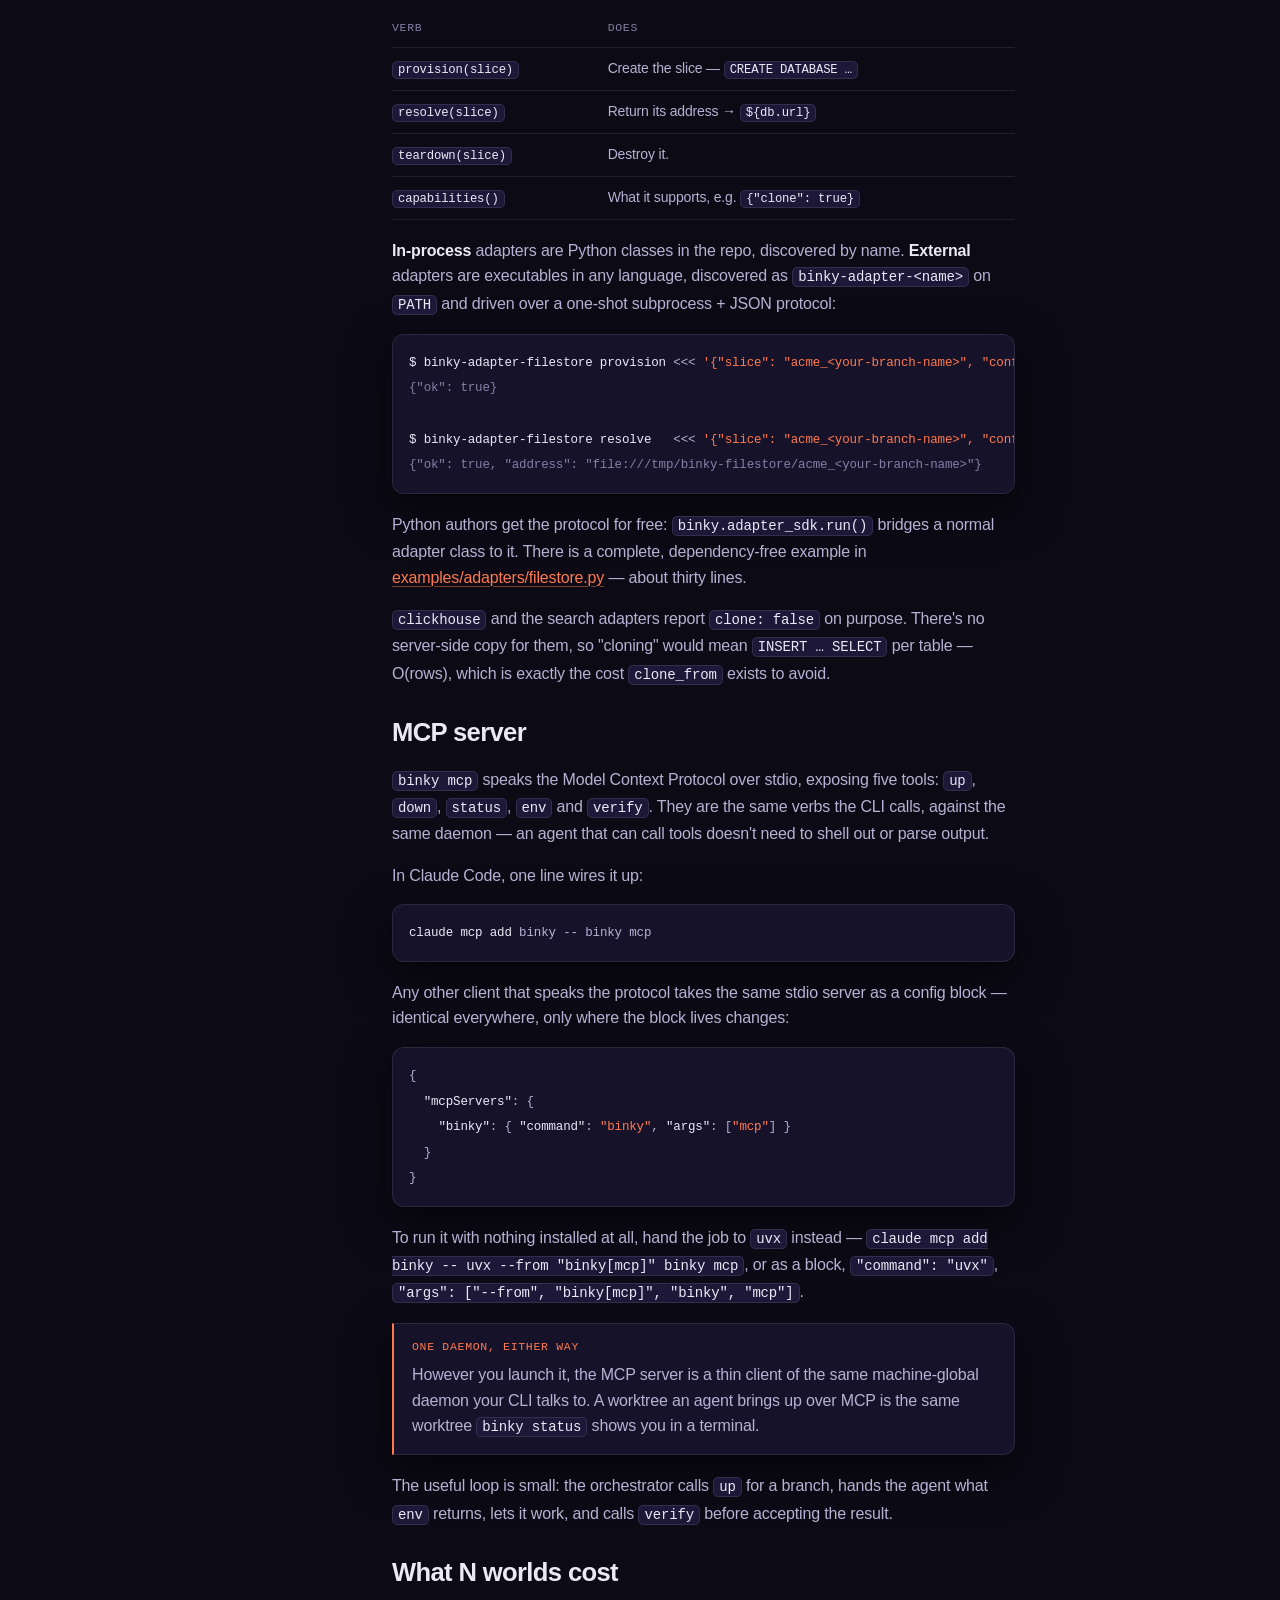
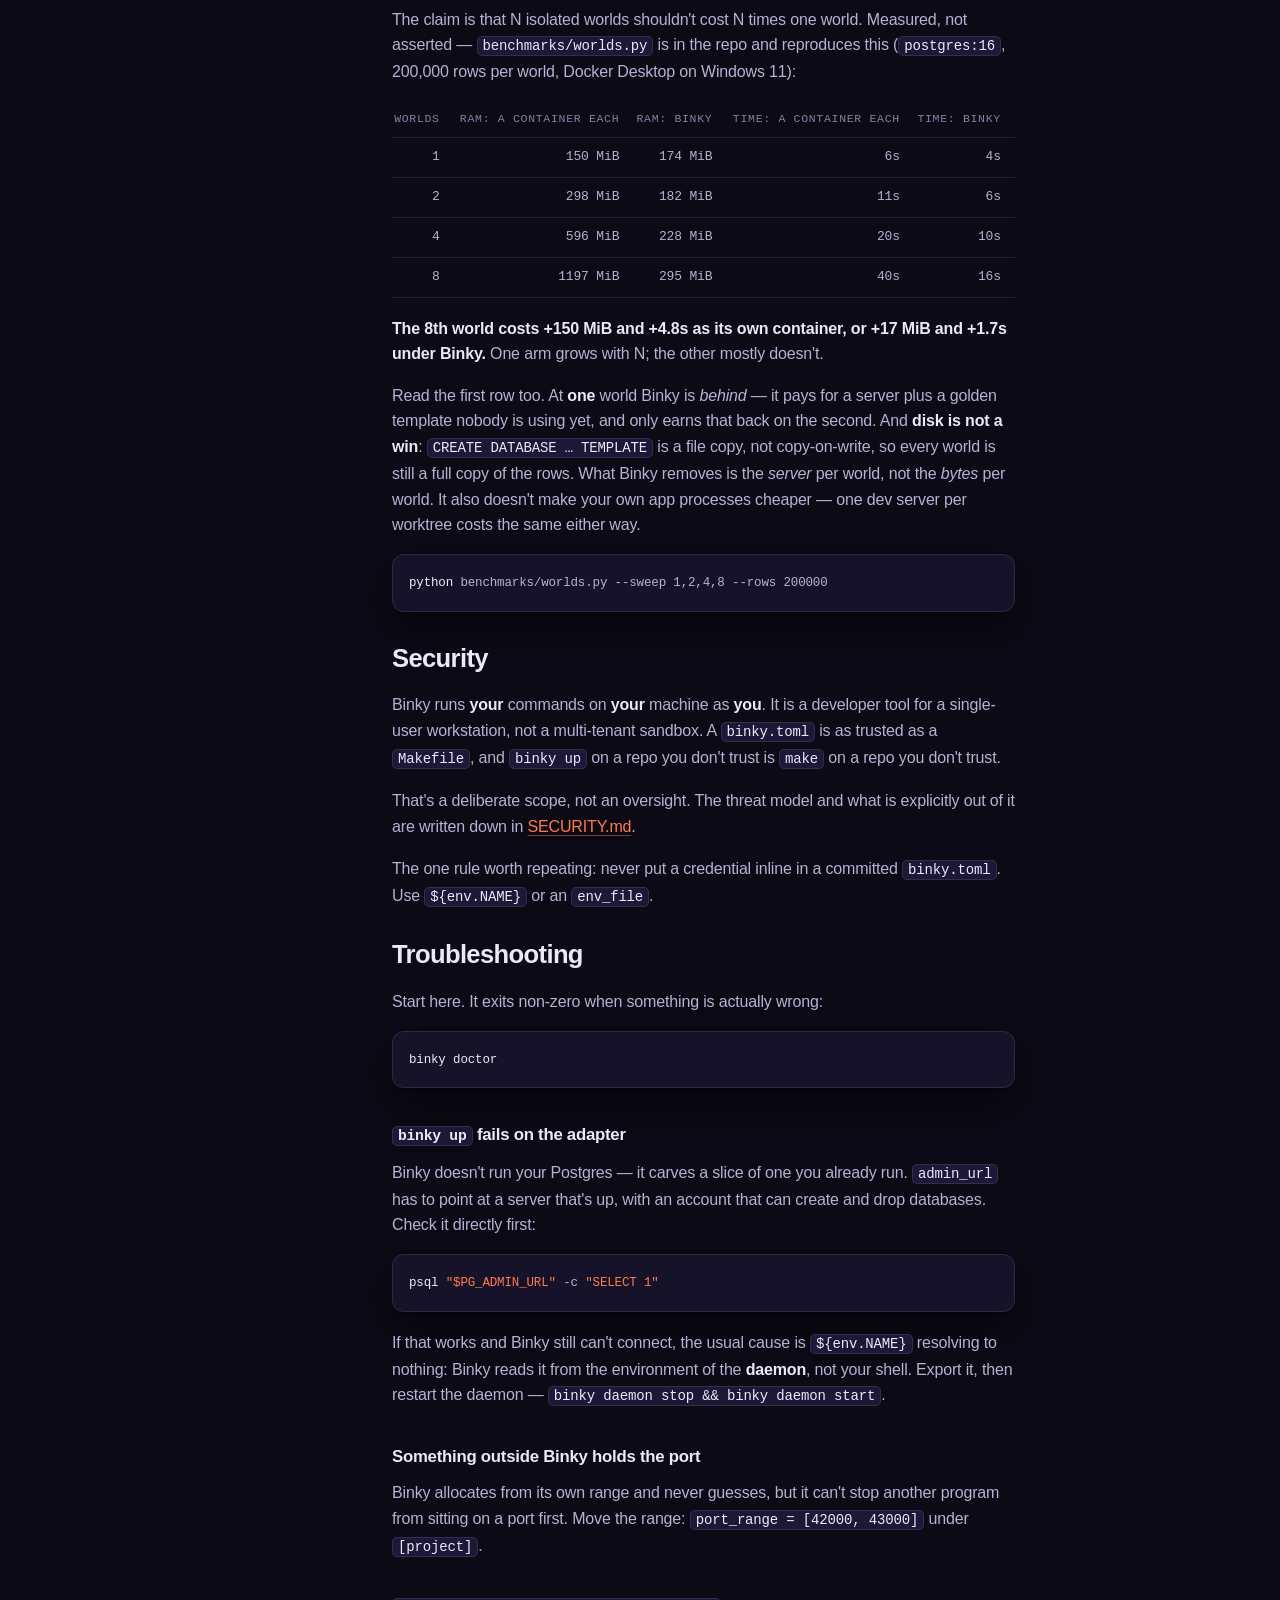
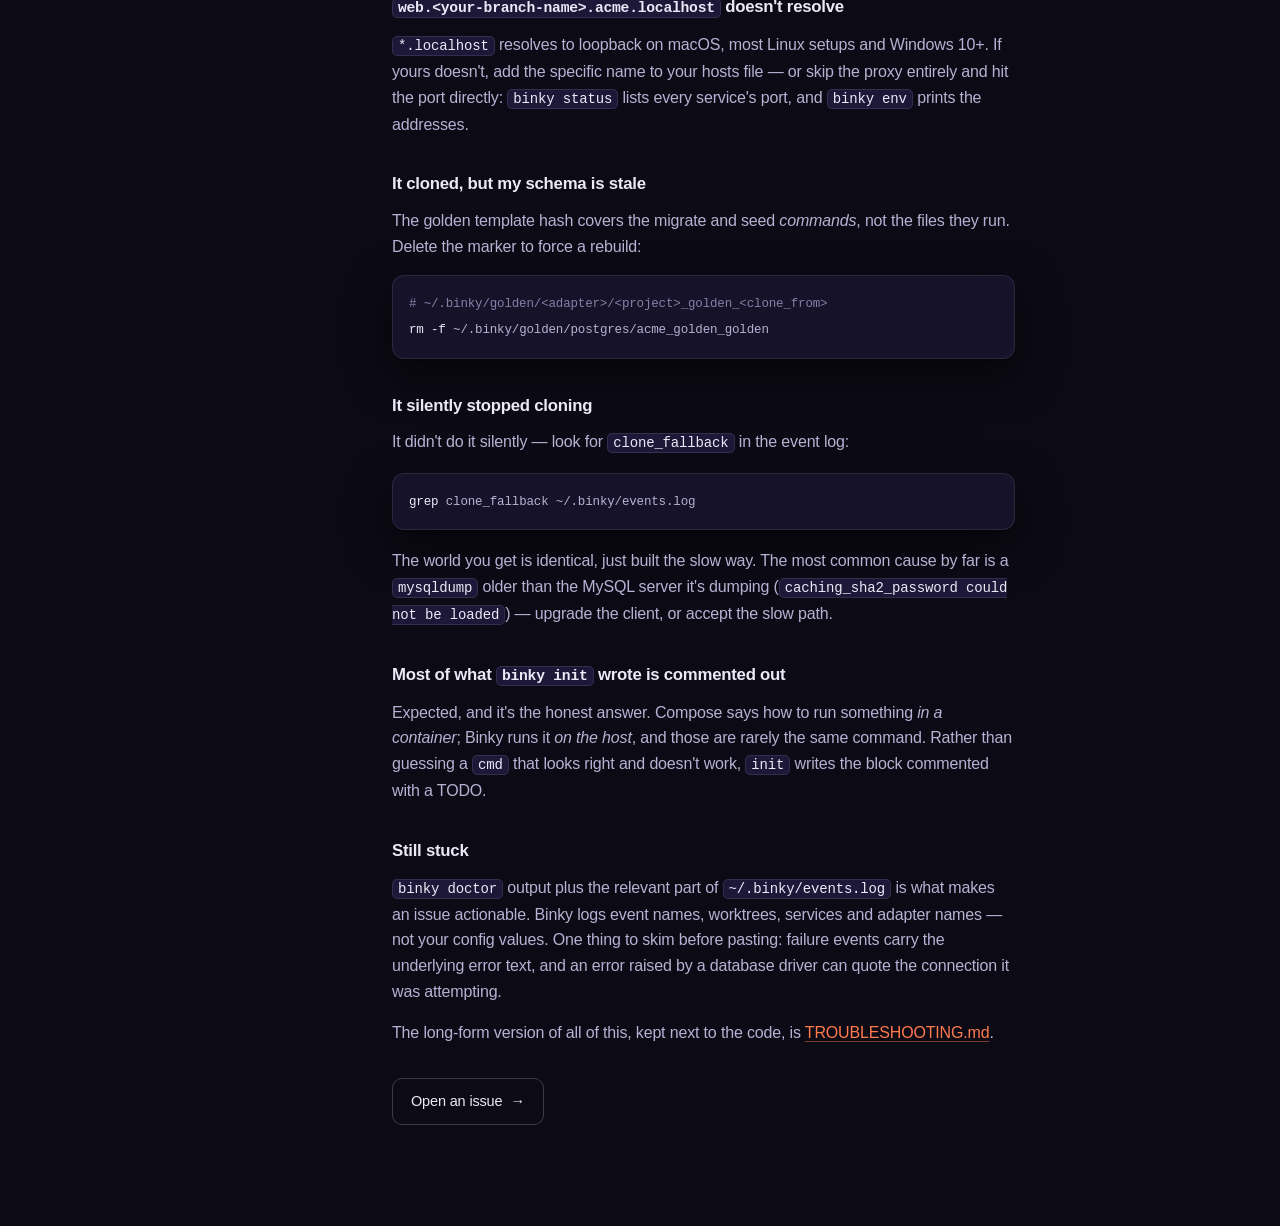
<file: site/docs.html>
<!DOCTYPE html>
<html lang="en">
<head>
<meta charset="utf-8" />
<meta name="viewport" content="width=device-width, initial-scale=1" />
<title>Docs — Binky</title>
<meta name="description" content="Binky documentation: install, binky.toml, ports and URLs, adapters and golden templates, the CLI, the MCP server, and troubleshooting." />
<meta name="color-scheme" content="dark" />
<link rel="stylesheet" href="styles.css" />
<link rel="icon" href="binky.svg" type="image/svg+xml" />
</head>
<body>

<header class="nav" id="nav">
  <div class="container nav-inner">
    <a class="brand" href="./index.html">
      <span class="rabbit" aria-hidden="true"></span>
      <span class="wordmark">binky</span>
    </a>
    <nav class="nav-links">
      <a href="./index.html#what" class="hide-sm">What it is</a>
      <a href="./index.html#use" class="hide-sm">Usage</a>
      <a href="./index.html#demo" class="hide-sm">Demo</a>
      <a href="./index.html#adapters" class="hide-sm">Adapters</a>
      <a href="./docs.html">Docs</a>
      <a href="https://github.com/andreisilva1/binky" class="gh" rel="noopener">GitHub&nbsp;↗</a>
    </nav>
  </div>
</header>

<main class="docs-main">
  <div class="container docs-shell">

    <aside class="docs-side" id="toc">
      <p class="grp">Getting started</p>
      <a href="#install">Install</a>
      <a href="#first">Your first worktree</a>
      <a href="#toml">binky.toml</a>

      <p class="grp" style="margin-top:28px">Guides</p>
      <a href="#ports">Ports &amp; URLs</a>
      <a href="#databases">Databases &amp; golden templates</a>
      <a href="#supervision">Supervision &amp; health</a>
      <a href="#agents">Agents: env &amp; verify</a>

      <p class="grp" style="margin-top:28px">Reference</p>
      <a href="#cli">CLI</a>
      <a href="#adapters">Adapters</a>
      <a href="#mcp">MCP server</a>
      <a href="#cost">What N worlds cost</a>
      <a href="#security">Security</a>
      <a href="#troubleshooting">Troubleshooting</a>
    </aside>

    <div class="docs-body">

      <!-- ------------------------------------------------------------ install -->
      <section>
        <h2 id="install">Install</h2>
        <p class="lede-xl">
          Binky needs Python 3.11+ and git. It's supported on Linux and Windows — the two platforms
          it's tested on for real. macOS isn't a supported target yet; a well-tested port would be a
          welcome contribution.
        </p>
        <div class="callout">
          <span class="k">Prefer to click through it?</span>
          <p>The <a href="./index.html#demo">guided walkthrough</a> on the home page steps from install
          to a running worktree at your own pace — the short version of this page.</p>
        </div>
<pre><code><span class="tok-cmd">uv tool install</span> binky       <span class="tok-cmt"># or: pipx install binky</span>
<span class="tok-cmd">binky</span> <span class="tok-flag">--version</span>
</code></pre>
        <p>Or from a clone, to run the unreleased <code>main</code> or to hack on it:</p>
<pre><code><span class="tok-cmd">git clone</span> https://github.com/andreisilva1/binky <span class="tok-flag">&amp;&amp;</span> <span class="tok-cmd">cd</span> binky
<span class="tok-cmd">uv tool install</span> .              <span class="tok-cmt"># or: pipx install .</span>
</code></pre>
        <p>
          Adapters that need a database driver ship as extras — installing Binky for Redis
          shouldn't drag in <code>boto3</code>:
        </p>
<pre><code><span class="tok-cmd">uv tool install</span> <span class="tok-str">"binky[postgres]"</span>       <span class="tok-cmt"># or [redis] [mysql] [mongodb] [s3] [kafka]</span>
<span class="tok-cmd">uv tool install</span> <span class="tok-str">"binky[all-adapters]"</span>   <span class="tok-cmt"># the whole matrix</span>
</code></pre>
        <p>
          <code>rabbitmq</code>, <code>qdrant</code>, <code>clickhouse</code> and
          <code>elasticsearch</code> need no extra at all — they drive plain HTTP.
        </p>
        <p>
          Binky does not run your databases. It carves an isolated slice out of a server you
          already run, wherever that is: a local install, a container, a shared dev host.
        </p>
      </section>

      <!-- -------------------------------------------------------------- first -->
      <section>
        <h2 id="first">Your first worktree</h2>
        <p>
          If the repo already has a <code>docker-compose.yml</code>, start from it rather than from
          a blank file:
        </p>
<pre><code><span class="tok-cmd">binky init</span>       <span class="tok-cmt"># writes a binky.toml you can read and edit</span>
<span class="tok-cmd">binky check</span>      <span class="tok-cmt"># validate it, and flag footguns</span>
</code></pre>
        <p>
          <code>init</code> reads <code>docker-compose.yml</code> and the <em>key names</em> in
          <code>.env</code> — never their values — and maps images onto adapters. It has two hard
          rules: what it writes always passes <code>binky check</code>, and it never copies a
          secret into the file. Where compose says how to run something <em>in a container</em> and
          Binky would need the command to run it <em>on the host</em>, it writes the block
          commented with a TODO instead of guessing.
        </p>
        <p>Then bring worktrees up, as many as you like, at the same time:</p>
<pre><code><span class="tok-cmd">binky up</span> &lt;your-branch-name&gt;
<span class="tok-cmd">binky up</span> &lt;another-branch-name&gt;

<span class="tok-cmd">binky status</span>            <span class="tok-cmt"># every worktree on the machine, grouped by project</span>
<span class="tok-cmd">binky env</span> &lt;your-branch-name&gt;     <span class="tok-cmt"># its live coordinates, for you or an agent</span>
<span class="tok-cmd">binky down</span> &lt;your-branch-name&gt;    <span class="tok-cmt"># pause: keeps files and ports; `up` again is instant</span>
<span class="tok-cmd">binky remove</span> &lt;your-branch-name&gt;  <span class="tok-cmt"># destroy it (refuses if there are uncommitted changes)</span>
</code></pre>
        <p>
          Each <code>up</code> creates or reuses a git worktree for that branch, allocates a port
          block, provisions an isolated database, renders the environment, starts the services in
          dependency order, and registers the URLs. Nothing is hardcoded and nothing is discovered
          at runtime.
        </p>
      </section>

      <!-- --------------------------------------------------------------- toml -->
      <section>
        <h2 id="toml">binky.toml</h2>
        <p>
          One file at the root of the repo, committed. Unknown keys are rejected, so a typo fails
          loudly instead of being ignored.
        </p>
<pre><code><span class="tok-sec">[project]</span>
<span class="tok-key">name</span>  = <span class="tok-str">"acme"</span>
<span class="tok-key">https</span> = <span class="tok-str">true</span>                     <span class="tok-cmt"># optional: TLS via Caddy, when Caddy is on PATH</span>

<span class="tok-sec">[services.db]</span>
<span class="tok-key">adapter</span>    = <span class="tok-str">"postgres"</span>
<span class="tok-key">admin_url</span>  = <span class="tok-str">"${env.PG_ADMIN_URL}"</span>   <span class="tok-cmt"># never a literal credential</span>
<span class="tok-key">migrate</span>    = <span class="tok-str">"pnpm prisma migrate deploy"</span>
<span class="tok-key">seed</span>       = <span class="tok-str">"pnpm seed"</span>
<span class="tok-key">clone_from</span> = <span class="tok-str">"golden"</span>              <span class="tok-cmt"># built once → copied per worktree</span>

<span class="tok-sec">[services.api]</span>
<span class="tok-key">cmd</span>        = <span class="tok-str">"uv run api --port ${self.port}"</span>
<span class="tok-key">url</span>        = <span class="tok-str">"api"</span>                     <span class="tok-cmt"># asking for a URL is what asks for a port</span>
<span class="tok-key">depends_on</span> = [<span class="tok-str">"db"</span>]
<span class="tok-key">env</span>        = { <span class="tok-key">DATABASE_URL</span> = <span class="tok-str">"${db.url}"</span> }
<span class="tok-key">health</span>     = <span class="tok-str">"http://localhost:${self.port}/healthz"</span>

<span class="tok-sec">[services.web]</span>
<span class="tok-key">cmd</span>   = <span class="tok-str">"pnpm dev --port ${self.port}"</span>
<span class="tok-key">url</span>   = <span class="tok-str">"web"</span>                      <span class="tok-cmt"># → web.&lt;worktree&gt;.acme.localhost</span>
<span class="tok-key">watch</span> = [<span class="tok-str">"web/**"</span>]

<span class="tok-sec">[agents]</span>
<span class="tok-key">expose</span> = [<span class="tok-str">"web"</span>, <span class="tok-str">"api"</span>, <span class="tok-str">"db"</span>]     <span class="tok-cmt"># service names, not fields</span>
<span class="tok-key">verify</span> = [<span class="tok-str">"pnpm test"</span>, <span class="tok-str">"pnpm lint"</span>]
</code></pre>

        <h3>A service is a process or a resource, never both</h3>
        <p>
          Exactly one of <code>cmd</code> or <code>adapter</code>. A <code>cmd</code> service is a
          process Binky starts and supervises. An <code>adapter</code> service is a slice Binky
          asks some server to carve out — and keys like <code>migrate</code>, <code>seed</code> and
          <code>clone_from</code> are only valid there.
        </p>

        <h3>The keys</h3>
        <div class="tw">
        <table>
          <thead><tr><th>Key</th><th>Where</th><th>What it does</th></tr></thead>
          <tbody>
            <tr><td><code>name</code></td><td>project</td><td>Namespaces worktrees, slices and the default domain.</td></tr>
            <tr><td><code>domain</code></td><td>project</td><td>Defaults to <code>&lt;name&gt;.localhost</code>.</td></tr>
            <tr><td><code>port_range</code></td><td>project</td><td><code>[low, high]</code> Binky allocates from.</td></tr>
            <tr><td><code>max_parallel</code></td><td>project</td><td>Admission cap. Defaults to something derived from your RAM.</td></tr>
            <tr><td><code>https</code></td><td>project</td><td>Front the proxy with Caddy for TLS via a local CA.</td></tr>
            <tr><td><code>cmd</code></td><td>service</td><td>The process to run. Tokens are resolved before launch.</td></tr>
            <tr><td><code>setup</code></td><td>service</td><td>Run once when the worktree is created (<code>pnpm install</code>).</td></tr>
            <tr><td><code>url</code></td><td>service</td><td><code>true</code>, a subdomain string, or <code>{label = sub}</code>.</td></tr>
            <tr><td><code>ports</code></td><td>service</td><td>Extra named ports beyond the primary one.</td></tr>
            <tr><td><code>health</code></td><td>service</td><td>An http URL, or a table with <code>http</code>/<code>tcp</code>/<code>cmd</code>.</td></tr>
            <tr><td><code>depends_on</code></td><td>service</td><td>Start order, and what lands in this service's env.</td></tr>
            <tr><td><code>env</code>, <code>env_file</code></td><td>service</td><td>Extra environment, tokens resolved.</td></tr>
            <tr><td><code>watch</code></td><td>service</td><td>Globs that trigger a restart.</td></tr>
            <tr><td><code>restart</code></td><td>service</td><td><code>on-failure</code> (default), <code>always</code>, <code>never</code>.</td></tr>
            <tr><td><code>shared</code></td><td>service</td><td>One instance across every worktree, instead of one each.</td></tr>
            <tr><td><code>adapter</code></td><td>resource</td><td>Which adapter carves the slice.</td></tr>
            <tr><td><code>admin_url</code></td><td>resource</td><td>The server to carve it from. Use <code>${env.NAME}</code>.</td></tr>
            <tr><td><code>migrate</code>, <code>seed</code></td><td>resource</td><td>Commands run against a fresh slice.</td></tr>
            <tr><td><code>clone_from</code></td><td>resource</td><td>Build a golden template once, copy it per worktree.</td></tr>
            <tr><td><code>options</code></td><td>resource</td><td>Free-form per-adapter settings, passed through verbatim.</td></tr>
          </tbody>
        </table>
        </div>

        <div class="callout">
          <span class="k">The one rule</span>
          <p>
            Never put a credential inline in a committed <code>binky.toml</code>. Use
            <code>${env.NAME}</code> or an <code>env_file</code>. <code>binky check</code> warns
            when you do, and <code>binky init</code> never writes one.
          </p>
        </div>
      </section>

      <!-- -------------------------------------------------------------- ports -->
      <section>
        <h2 id="ports">Ports &amp; URLs</h2>
        <p>
          Ports are the thing that breaks first when two branches run at once, so Binky does not
          leave them to chance. A machine-global allocator reserves a block for the worktree
          <strong>before any process starts</strong>, confirms nothing else holds it, and then
          injects the whole map into every service — its own ports and its dependencies'. Nobody
          discovers a port at runtime, because there is nothing left to discover.
        </p>

        <h3>Which services get one</h3>
        <p>
          Asking is explicit: a service is allocated a port if it declares <code>ports</code>, or a
          <code>url</code> (which needs one to point at). A service with neither gets none — which
          is right for a worker or a one-shot job, and a trap if you then write
          <code>${self.port}</code> anywhere. Unrecognised tokens are left alone, so that
          <code>cmd</code> reaches the shell with a literal <code>${self.port}</code> in it and the
          process dies on its own argument parsing. <code>binky check</code> warns when a service
          does this; if it needs a port, say so.
        </p>

        <h3>Tokens</h3>
        <div class="tw">
        <table>
          <thead><tr><th>Token</th><th>Resolves to</th></tr></thead>
          <tbody>
            <tr><td><code>${self.port}</code></td><td>This service's primary port.</td></tr>
            <tr><td><code>${self.&lt;label&gt;}</code></td><td>One of its named extra ports.</td></tr>
            <tr><td><code>${api.port}</code></td><td>Another service's primary port.</td></tr>
            <tr><td><code>${api.url}</code></td><td><code>http://localhost:&lt;its port&gt;</code>.</td></tr>
            <tr><td><code>${db.url}</code></td><td>An adapter service's connection string.</td></tr>
            <tr><td><code>${worktree}</code></td><td>The worktree name.</td></tr>
            <tr><td><code>${env.NAME}</code></td><td>A variable from the daemon's environment.</td></tr>
          </tbody>
        </table>
        </div>
        <p>
          Every service also gets <code>$PORT</code> in its environment, for frameworks that read
          it. Tokens Binky doesn't recognise are left alone rather than blanked, so a
          <code>${...}</code> your own tooling owns survives untouched.
        </p>

        <div class="callout">
          <span class="k">Read this one</span>
          <p>
            Binky can hand a service a port; it cannot make a framework listen on it. If your dev
            server has its own hardcoded default, pass the port explicitly —
            <code>cmd = "pnpm dev --port ${self.port}"</code>, not <code>"pnpm dev"</code>. This is
            the single most common cause of "two worktrees collide even with Binky".
          </p>
        </div>

        <h3>URLs</h3>
        <p>
          A service with <code>url</code> set gets a stable hostname through Binky's embedded
          reverse proxy: <code>&lt;service&gt;.&lt;worktree&gt;.&lt;project&gt;.localhost</code>.
          WebSockets and HMR are proxied too, so a dev server behaves normally behind it. The
          hostname is stable across restarts even though the port behind it may not be.
        </p>
        <p>
          Set <code>https = true</code> and Binky fronts the proxy with <strong>Caddy</strong> for
          TLS from a local CA — <em>when Caddy is on <code>PATH</code></em>. When it isn't, Binky
          logs it and http keeps working. A missing optional binary degrades; it does not break
          <code>up</code>.
        </p>
      </section>

      <!-- ---------------------------------------------------------- databases -->
      <section>
        <h2 id="databases">Databases &amp; golden templates</h2>
        <p>
          The naive way to give N branches N databases is to run N database servers. That costs N
          times one server, and it is the cost Binky exists to remove. An <strong>adapter</strong>
          carves an isolated slice out of <em>one</em> server you already run: a database, a key
          prefix, a bucket, a vhost, an index prefix.
        </p>
<pre><code><span class="tok-sec">[services.db]</span>
<span class="tok-key">adapter</span>   = <span class="tok-str">"postgres"</span>
<span class="tok-key">admin_url</span> = <span class="tok-str">"${env.PG_ADMIN_URL}"</span>
</code></pre>
        <p>
          On <code>up</code>, that becomes a database named after the project and worktree, and
          <code>${db.url}</code> resolves to its connection string. On <code>remove</code>, it is
          dropped.
        </p>

        <h3><code>clone_from</code>: pay for migrate+seed once</h3>
        <p>
          Migrations and seeds are usually the slowest part of standing a world up, and running
          them per worktree means paying the same cost over and over for the same result. With
          <code>clone_from</code>, the first <code>binky up</code> builds a <strong>golden
          template</strong> — provision, migrate, seed — and every worktree after that is a
          server-side copy of it.
        </p>
        <p>
          The template is keyed by a hash of your <code>migrate</code> and <code>seed</code>
          commands, so changing either rebuilds it automatically. Supported where the server can
          copy a slice itself: <code>postgres</code>, <code>mysql</code>, <code>mariadb</code>,
          <code>percona</code>, <code>mongodb</code>.
        </p>
        <p>
          Where it isn't supported, or where a clone fails on something environmental — a client
          binary too old to authenticate, a missing grant — Binky <strong>falls back</strong> to
          provision+migrate+seed for that worktree and logs <code>clone_fallback</code>.
          Correctness never depends on cloning. Only speed does.
        </p>

        <div class="callout">
          <span class="k">Sharpest edge in the feature</span>
          <p>
            The hash covers the migrate and seed <em>commands</em>, not the files they call.
            Editing <code>migrations/007_x.sql</code> does not change <code>"make migrate"</code>,
            so nothing rebuilds and your new worktrees get the old schema. Delete the marker under
            <code>~/.binky/golden/&lt;adapter&gt;/&lt;project&gt;_golden_&lt;clone_from&gt;</code>
            to force a rebuild — or put something command-visible in the hook, like a version or a
            checksum, so the hash moves when your schema does.
          </p>
        </div>
      </section>

      <!-- -------------------------------------------------------- supervision -->
      <section>
        <h2 id="supervision">Supervision &amp; health</h2>
        <p>
          Binky starts services in <code>depends_on</code> order and waits for each one to be
          healthy before starting what depends on it. A service with no <code>health</code> is
          considered up once its process is up; give it a probe and Binky waits for the probe.
        </p>
<pre><code><span class="tok-key">health</span> = <span class="tok-str">"http://localhost:${self.port}/healthz"</span>          <span class="tok-cmt"># shorthand</span>

<span class="tok-sec">[services.api.health]</span>                                <span class="tok-cmt"># or the table form</span>
<span class="tok-key">tcp</span>     = <span class="tok-str">"localhost:${self.port}"</span>
<span class="tok-key">timeout</span> = <span class="tok-str">"30s"</span>
</code></pre>
        <p>
          Exits are reaped as they happen, not polled for. Restarts follow the
          <code>restart</code> policy with exponential backoff and a give-up cap, so a service that
          is genuinely broken stops instead of spinning. Everything a service writes to stdout and
          stderr is captured per worktree and per service — <code>binky logs &lt;worktree&gt;</code>
          — and a worktree's logs are deleted when you remove it. Each service's log rolls at 5 MiB,
          keeping three generations, at the moment it <em>(re)starts</em>; a service that runs a long
          time without restarting still grows its current log until then, and
          <code>binky doctor</code> flags a log directory past half a gigabyte.
        </p>
        <p>
          The daemon that does all this is machine-global and always alive. It survives your
          terminal closing, and it reconciles on the way back up: when it restarts it re-adopts the
          processes that are still running rather than orphaning or duplicating them.
        </p>
        <p>
          New worktrees are admitted through a FIFO queue bounded by <code>max_parallel</code>,
          real free RAM (a percentage kept in reserve) <em>and</em> free disk (a fixed GB headroom).
          Point twenty agents at a laptop and they queue, instead of taking the machine into swap.
          If a running swarm later crosses the RAM reserve, the daemon <strong>suspends</strong> the
          newest worktree to relieve pressure — a <code>suspended</code> status — and resumes it in
          fairness order once room returns. Tune the reserves with <code>binky reserve</code>.
        </p>
      </section>

      <!-- ------------------------------------------------------------- agents -->
      <section>
        <h2 id="agents">Agents: env &amp; verify</h2>
        <p>
          An agent working in a worktree needs two things from Binky: where its world is, and
          whether its work is any good. That's the whole <code>[agents]</code> section.
        </p>
<pre><code><span class="tok-sec">[agents]</span>
<span class="tok-key">expose</span> = [<span class="tok-str">"web"</span>, <span class="tok-str">"api"</span>, <span class="tok-str">"db"</span>]
<span class="tok-key">verify</span> = [<span class="tok-str">"pnpm test"</span>, <span class="tok-str">"pnpm lint"</span>]
</code></pre>
        <p>
          <code>expose</code> lists <strong>service names</strong> — not fields. A resource yields
          its address, a <code>url</code> service yields its proxied URL, anything else yields
          <code>http://localhost:&lt;port&gt;</code>. That curated set is what
          <code>binky env</code> prints, and nothing else leaks:
        </p>
<pre><code><span class="tok-cmd">binky env</span> &lt;your-branch-name&gt;
<span class="tok-out">{"web": "http://web.&lt;your-branch-name&gt;.acme.localhost",
 "api": "http://localhost:41003",
 "db":  "postgresql://…/acme_&lt;your-branch-name&gt;"}</span>

<span class="tok-cmt"># or straight into a shell</span>
<span class="tok-cmd">eval</span> <span class="tok-str">"$(binky env &lt;your-branch-name&gt; --dotenv)"</span>
</code></pre>
        <p>
          <code>verify</code> is the gate. <code>binky verify &lt;worktree&gt;</code> runs each
          check inside the worktree with the exposed coordinates in its environment, records
          pass/fail against the worktree, and exits non-zero on failure — so an agent can call it
          at its "done" moment and find out it isn't done.
        </p>
        <p>
          Agents that speak MCP don't need the CLI at all. See <a href="#mcp">the MCP server</a>.
        </p>
      </section>

      <!-- ---------------------------------------------------------------- cli -->
      <section>
        <h2 id="cli">CLI</h2>
        <div class="tw">
        <table>
          <thead><tr><th>Command</th><th>What it does</th></tr></thead>
          <tbody>
            <tr><td><code>binky init [dir] [--force]</code></td><td>Write a starting <code>binky.toml</code> from <code>docker-compose.yml</code> + <code>.env</code>.</td></tr>
            <tr><td><code>binky check [path]</code></td><td>Validate a <code>binky.toml</code> and flag footguns.</td></tr>
            <tr><td><code>binky up &lt;name&gt; [--group g]</code></td><td>Create/use the worktree, allocate ports, provision resources, start services.</td></tr>
            <tr><td><code>binky reload &lt;name&gt; [--group g]</code></td><td>Restart in place — stop, then bring back up on the same ports and data.</td></tr>
            <tr><td><code>binky down &lt;name&gt;</code></td><td>Stop the processes. Keeps files, ports and data.</td></tr>
            <tr><td><code>binky remove &lt;name&gt; [--force]</code></td><td>Destroy it — stop, drop its slices, remove its files.</td></tr>
            <tr><td><code>binky status [.]</code></td><td>List worktrees, grouped by project. <code>.</code> = this project only.</td></tr>
            <tr><td><code>binky env &lt;name&gt; [--dotenv]</code></td><td>Print a worktree's exposed coordinates.</td></tr>
            <tr><td><code>binky curl &lt;name&gt; &lt;service&gt; [path]</code></td><td>Call a service through the proxy with the <code>Host</code> header filled in (<code>-X</code>/<code>-d</code>/<code>-H</code>/<code>-i</code>/<code>-f</code>).</td></tr>
            <tr><td><code>binky verify &lt;name&gt;</code></td><td>Run the project's checks. Non-zero on failure.</td></tr>
            <tr><td><code>binky logs &lt;name&gt;</code></td><td>Print the worktree's captured service logs.</td></tr>
            <tr><td><code>binky dashboard</code></td><td>Live TUI over every worktree.</td></tr>
            <tr><td><code>binky doctor</code></td><td>Diagnose the install and daemon. Non-zero when something is wrong.</td></tr>
            <tr><td><code>binky metrics</code></td><td>Point-in-time daemon metrics as JSON.</td></tr>
            <tr><td><code>binky gc</code></td><td>Sweep orphaned adapter slices a crash left half-provisioned.</td></tr>
            <tr><td><code>binky config</code></td><td>Show the machine-global settings — RAM/disk reserves and proxy ports.</td></tr>
            <tr><td><code>binky reserve [--ram %] [--disk gb]</code></td><td>Set how much RAM/disk Binky permanently keeps free.</td></tr>
            <tr><td><code>binky port [--proxy p] [--https p]</code></td><td>Set the proxy and HTTPS ports.</td></tr>
            <tr><td><code>binky mcp</code></td><td>Run the MCP server.</td></tr>
            <tr><td><code>binky daemon start|stop|status</code></td><td>Manage the background daemon.</td></tr>
          </tbody>
        </table>
        </div>
        <p>
          State lives in <code>~/.binky/</code> — a SQLite registry migrated in place across
          upgrades, a JSON-lines event log, per-worktree logs, and the golden template markers.
          Nothing runs in the cloud and Binky never phones home.
        </p>
      </section>

      <!-- ----------------------------------------------------------- adapters -->
      <section>
        <h2 id="adapters">Adapters</h2>
        <p>
          <strong>16 names, 10 implementations</strong>, every one exercised against a real server
          in CI. Protocol-compatible names share one implementation rather than a copy of it:
          <code>valkey</code> is the Redis adapter, <code>percona</code> is the MySQL one,
          <code>opensearch</code> is the Elasticsearch one.
        </p>
        <div class="tw">
        <table>
          <thead><tr><th>The slice</th><th>Adapters</th></tr></thead>
          <tbody>
            <tr><td>a database</td><td><code>postgres</code> <code>mysql</code> <code>mariadb</code> <code>percona</code> <code>mongodb</code> <code>clickhouse</code></td></tr>
            <tr><td>a key prefix</td><td><code>redis</code> <code>valkey</code></td></tr>
            <tr><td>a bucket / prefix</td><td><code>s3</code> <code>minio</code></td></tr>
            <tr><td>a vhost / topic prefix</td><td><code>rabbitmq</code> <code>kafka</code> <code>redpanda</code></td></tr>
            <tr><td>a collection</td><td><code>qdrant</code></td></tr>
            <tr><td>an index prefix</td><td><code>elasticsearch</code> <code>opensearch</code></td></tr>
          </tbody>
        </table>
        </div>

        <h3>Writing your own</h3>
        <p>Two tiers, one contract. Both implement the same four verbs:</p>
        <div class="tw">
        <table>
          <thead><tr><th>Verb</th><th>Does</th></tr></thead>
          <tbody>
            <tr><td><code>provision(slice)</code></td><td>Create the slice — <code>CREATE DATABASE …</code></td></tr>
            <tr><td><code>resolve(slice)</code></td><td>Return its address → <code>${db.url}</code></td></tr>
            <tr><td><code>teardown(slice)</code></td><td>Destroy it.</td></tr>
            <tr><td><code>capabilities()</code></td><td>What it supports, e.g. <code>{"clone": true}</code></td></tr>
          </tbody>
        </table>
        </div>
        <p>
          <strong>In-process</strong> adapters are Python classes in the repo, discovered by name.
          <strong>External</strong> adapters are executables in any language, discovered as
          <code>binky-adapter-&lt;name&gt;</code> on <code>PATH</code> and driven over a one-shot
          subprocess + JSON protocol:
        </p>
<pre><code><span class="tok-cmd">$ binky-adapter-filestore provision</span> <span class="tok-flag">&lt;&lt;&lt;</span> <span class="tok-str">'{"slice": "acme_&lt;your-branch-name&gt;", "config": {}}'</span>
<span class="tok-out">{"ok": true}</span>

<span class="tok-cmd">$ binky-adapter-filestore resolve</span>   <span class="tok-flag">&lt;&lt;&lt;</span> <span class="tok-str">'{"slice": "acme_&lt;your-branch-name&gt;", "config": {}}'</span>
<span class="tok-out">{"ok": true, "address": "file:///tmp/binky-filestore/acme_&lt;your-branch-name&gt;"}</span>
</code></pre>
        <p>
          Python authors get the protocol for free: <code>binky.adapter_sdk.run()</code> bridges a
          normal adapter class to it. There is a complete, dependency-free example in
          <a href="https://github.com/andreisilva1/binky/blob/main/examples/adapters/filestore.py" rel="noopener">examples/adapters/filestore.py</a>
          — about thirty lines.
        </p>
        <p>
          <code>clickhouse</code> and the search adapters report <code>clone: false</code> on
          purpose. There's no server-side copy for them, so "cloning" would mean
          <code>INSERT … SELECT</code> per table — O(rows), which is exactly the cost
          <code>clone_from</code> exists to avoid.
        </p>
      </section>

      <!-- ---------------------------------------------------------------- mcp -->
      <section>
        <h2 id="mcp">MCP server</h2>
        <p>
          <code>binky mcp</code> speaks the Model Context Protocol over stdio, exposing five
          tools: <code>up</code>, <code>down</code>, <code>status</code>, <code>env</code> and
          <code>verify</code>. They are the same verbs the CLI calls, against the same daemon — an
          agent that can call tools doesn't need to shell out or parse output.
        </p>
        <p>
          In Claude Code, one line wires it up:
        </p>
<pre><code><span class="tok-cmd">claude mcp add</span> binky -- binky mcp</code></pre>
        <p>
          Any other client that speaks the protocol takes the same stdio server as a config block —
          identical everywhere, only where the block lives changes:
        </p>
<pre><code>{
  <span class="tok-key">"mcpServers"</span>: {
    <span class="tok-key">"binky"</span>: { <span class="tok-key">"command"</span>: <span class="tok-str">"binky"</span>, <span class="tok-key">"args"</span>: [<span class="tok-str">"mcp"</span>] }
  }
}
</code></pre>
        <p>
          To run it with nothing installed at all, hand the job to <code>uvx</code> instead —
          <code>claude mcp add binky -- uvx --from "binky[mcp]" binky mcp</code>, or as a
          block, <code>"command": "uvx"</code>, <code>"args": ["--from", "binky[mcp]",
          "binky", "mcp"]</code>.
        </p>
        <div class="callout">
          <span class="k">One daemon, either way</span>
          <p>
            However you launch it, the MCP server is a thin client of the same machine-global
            daemon your CLI talks to. A worktree an agent brings up over MCP is the same worktree
            <code>binky status</code> shows you in a terminal.
          </p>
        </div>
        <p>
          The useful loop is small: the orchestrator calls <code>up</code> for a branch, hands the
          agent what <code>env</code> returns, lets it work, and calls <code>verify</code> before
          accepting the result.
        </p>
      </section>

      <!-- --------------------------------------------------------------- cost -->
      <section>
        <h2 id="cost">What N worlds cost</h2>
        <p>
          The claim is that N isolated worlds shouldn't cost N times one world. Measured, not
          asserted — <code>benchmarks/worlds.py</code> is in the repo and reproduces this
          (<code>postgres:16</code>, 200,000 rows per world, Docker Desktop on Windows 11):
        </p>
        <div class="tw">
        <table>
          <thead><tr>
            <th class="num">worlds</th>
            <th class="num">RAM: a container each</th><th class="num">RAM: Binky</th>
            <th class="num">time: a container each</th><th class="num">time: Binky</th>
          </tr></thead>
          <tbody>
            <tr><td class="num">1</td><td class="num">150 MiB</td><td class="num">174 MiB</td><td class="num">6s</td><td class="num">4s</td></tr>
            <tr><td class="num">2</td><td class="num">298 MiB</td><td class="num">182 MiB</td><td class="num">11s</td><td class="num">6s</td></tr>
            <tr><td class="num">4</td><td class="num">596 MiB</td><td class="num">228 MiB</td><td class="num">20s</td><td class="num">10s</td></tr>
            <tr><td class="num">8</td><td class="num">1197 MiB</td><td class="num">295 MiB</td><td class="num">40s</td><td class="num">16s</td></tr>
          </tbody>
        </table>
        </div>
        <p>
          <strong>The 8th world costs +150 MiB and +4.8s as its own container, or +17 MiB and
          +1.7s under Binky.</strong> One arm grows with N; the other mostly doesn't.
        </p>
        <p>
          Read the first row too. At <strong>one</strong> world Binky is <em>behind</em> — it pays
          for a server plus a golden template nobody is using yet, and only earns that back on the
          second. And <strong>disk is not a win</strong>:
          <code>CREATE DATABASE … TEMPLATE</code> is a file copy, not copy-on-write, so every world
          is still a full copy of the rows. What Binky removes is the <em>server</em> per world,
          not the <em>bytes</em> per world. It also doesn't make your own app processes cheaper —
          one dev server per worktree costs the same either way.
        </p>
<pre><code><span class="tok-cmd">python</span> benchmarks/worlds.py <span class="tok-flag">--sweep</span> 1,2,4,8 <span class="tok-flag">--rows</span> 200000
</code></pre>
      </section>

      <!-- ----------------------------------------------------------- security -->
      <section>
        <h2 id="security">Security</h2>
        <p>
          Binky runs <strong>your</strong> commands on <strong>your</strong> machine as
          <strong>you</strong>. It is a developer tool for a single-user workstation, not a
          multi-tenant sandbox. A <code>binky.toml</code> is as trusted as a <code>Makefile</code>,
          and <code>binky up</code> on a repo you don't trust is <code>make</code> on a repo you
          don't trust.
        </p>
        <p>
          That's a deliberate scope, not an oversight. The threat model and what is explicitly out
          of it are written down in
          <a href="https://github.com/andreisilva1/binky/blob/main/SECURITY.md" rel="noopener">SECURITY.md</a>.
        </p>
        <p>
          The one rule worth repeating: never put a credential inline in a committed
          <code>binky.toml</code>. Use <code>${env.NAME}</code> or an <code>env_file</code>.
        </p>
      </section>

      <!-- ---------------------------------------------------- troubleshooting -->
      <section>
        <h2 id="troubleshooting">Troubleshooting</h2>
        <p>Start here. It exits non-zero when something is actually wrong:</p>
<pre><code><span class="tok-cmd">binky doctor</span>
</code></pre>

        <h3><code>binky up</code> fails on the adapter</h3>
        <p>
          Binky doesn't run your Postgres — it carves a slice of one you already run.
          <code>admin_url</code> has to point at a server that's up, with an account that can create
          and drop databases. Check it directly first:
        </p>
<pre><code><span class="tok-cmd">psql</span> <span class="tok-str">"$PG_ADMIN_URL"</span> <span class="tok-flag">-c</span> <span class="tok-str">"SELECT 1"</span>
</code></pre>
        <p>
          If that works and Binky still can't connect, the usual cause is
          <code>${env.NAME}</code> resolving to nothing: Binky reads it from the environment of the
          <strong>daemon</strong>, not your shell. Export it, then restart the daemon —
          <code>binky daemon stop &amp;&amp; binky daemon start</code>.
        </p>

        <h3>Something outside Binky holds the port</h3>
        <p>
          Binky allocates from its own range and never guesses, but it can't stop another program
          from sitting on a port first. Move the range: <code>port_range = [42000, 43000]</code>
          under <code>[project]</code>.
        </p>

        <h3><code>web.&lt;your-branch-name&gt;.acme.localhost</code> doesn't resolve</h3>
        <p>
          <code>*.localhost</code> resolves to loopback on macOS, most Linux setups and Windows 10+.
          If yours doesn't, add the specific name to your hosts file — or skip the proxy entirely
          and hit the port directly: <code>binky status</code> lists every service's port, and
          <code>binky env</code> prints the addresses.
        </p>

        <h3>It cloned, but my schema is stale</h3>
        <p>
          The golden template hash covers the migrate and seed <em>commands</em>, not the files they
          run. Delete the marker to force a rebuild:
        </p>
<pre><code><span class="tok-cmt"># ~/.binky/golden/&lt;adapter&gt;/&lt;project&gt;_golden_&lt;clone_from&gt;</span>
<span class="tok-cmd">rm -f</span> ~/.binky/golden/postgres/acme_golden_golden
</code></pre>

        <h3>It silently stopped cloning</h3>
        <p>It didn't do it silently — look for <code>clone_fallback</code> in the event log:</p>
<pre><code><span class="tok-cmd">grep</span> clone_fallback ~/.binky/events.log
</code></pre>
        <p>
          The world you get is identical, just built the slow way. The most common cause by far is a
          <code>mysqldump</code> older than the MySQL server it's dumping
          (<code>caching_sha2_password could not be loaded</code>) — upgrade the client, or accept
          the slow path.
        </p>

        <h3>Most of what <code>binky init</code> wrote is commented out</h3>
        <p>
          Expected, and it's the honest answer. Compose says how to run something <em>in a
          container</em>; Binky runs it <em>on the host</em>, and those are rarely the same command.
          Rather than guessing a <code>cmd</code> that looks right and doesn't work, <code>init</code>
          writes the block commented with a TODO.
        </p>

        <h3>Still stuck</h3>
        <p>
          <code>binky doctor</code> output plus the relevant part of
          <code>~/.binky/events.log</code> is what makes an issue actionable. Binky logs event
          names, worktrees, services and adapter names — not your config values. One thing to skim
          before pasting: failure events carry the underlying error text, and an error raised by a
          database driver can quote the connection it was attempting.
        </p>
        <p>
          The long-form version of all of this, kept next to the code, is
          <a href="https://github.com/andreisilva1/binky/blob/main/TROUBLESHOOTING.md" rel="noopener">TROUBLESHOOTING.md</a>.
        </p>
        <p style="margin-top:32px">
          <a class="btn" href="https://github.com/andreisilva1/binky/issues" rel="noopener">
            Open an issue <span class="arrow">→</span>
          </a>
        </p>
      </section>

    </div>
  </div>
</main>

<footer>
  <div class="container foot-inner">
    <a class="foot-brand" href="./index.html">
      <span class="rabbit" aria-hidden="true"></span>
      <span>binky — Apache-2.0 licensed</span>
    </a>
    <nav class="foot-links">
      <a href="./docs.html">Docs</a>
      <a href="https://github.com/andreisilva1/binky" rel="noopener">GitHub</a>
    </nav>
  </div>
</footer>

<script src="app.js"></script>
</body>
</html>
</file>
<file: site/styles.css>
/* Binky — landing styles. Deep indigo dark, dry, editorial. No frameworks, no external assets. */

:root {
  --bg: #0c0a15;             /* near-black indigo — the brand ink pushed to the floor */
  --bg-soft: #100d1c;
  --surface: #16122a;        /* a lifted indigo panel */
  --surface-2: #1d1838;
  --ink: 232, 228, 248;      /* light channels — every wash below is built from it */
  --border: rgba(232, 228, 248, 0.10);
  --border-strong: rgba(232, 228, 248, 0.22);
  --fg: #ece9f7;             /* soft indigo-white */
  --fg-dim: #b7b1d3;
  --muted: #867fa6;
  --faint: #6d6798;          /* decorative + the dimmed half of the headline — never body text */
  --accent: #ff7a4d;         /* coral — a shade hotter so it sings on dark */
  --accent-soft: rgba(255, 122, 77, 0.14);
  --green: #34d399;
  --shadow: 0 1px 2px rgba(0, 0, 0, 0.5), 0 16px 44px rgba(0, 0, 0, 0.55);
  --radius: 12px;
  --radius-lg: 16px;
  --maxw: 1080px;
  --gutter: 24px;
  --font: ui-sans-serif, -apple-system, "Segoe UI", Roboto, Helvetica, Arial, sans-serif;
  --mono: ui-monospace, "SF Mono", "JetBrains Mono", "Cascadia Code", Menlo, Consolas, monospace;
}

* { box-sizing: border-box; }

html { scroll-behavior: smooth; }

body {
  margin: 0;
  background: var(--bg);
  /* a warm coral glow bleeding from the top edge — the one thing that keeps this
     from being just another inverted-to-black page */
  background-image: radial-gradient(ellipse 92% 55% at 50% -8%, rgba(255, 122, 77, 0.07), transparent 60%);
  background-repeat: no-repeat;
  background-attachment: fixed;
  color: var(--fg);
  font-family: var(--font);
  font-size: 16px;
  line-height: 1.6;
  -webkit-font-smoothing: antialiased;
  text-rendering: optimizeLegibility;
  letter-spacing: -0.01em;
}

a { color: inherit; text-decoration: none; }

::selection { background: var(--accent-soft); color: var(--fg); }

.container {
  width: 100%;
  max-width: var(--maxw);
  margin: 0 auto;
  padding: 0 var(--gutter);
}

/* ---------- nav ---------- */
/* ---------- the mark ---------- */
/* One file, binky.svg, pulled in as a mask rather than an <img>. The mark shows
   up in four different colours across these pages — ink in the nav, coral in the
   hero, muted in the footer, faint on the empty docs state — so `color` has to
   keep driving it. A mask throws away the file's own paint and keeps only its
   alpha, which is exactly that: the geometry lives in one place, the colour
   stays with whoever is using it. The coral baked into the file is for the two
   places that consume it directly, the favicon and the README. */
.rabbit {
  display: inline-block;
  flex: none;
  background-color: currentColor;
  -webkit-mask: url(binky.svg) center / contain no-repeat;
  mask: url(binky.svg) center / contain no-repeat;
}

.nav {
  position: sticky;
  top: 0;
  z-index: 50;
  backdrop-filter: saturate(140%) blur(12px);
  background: color-mix(in srgb, var(--bg) 72%, transparent);
  border-bottom: 1px solid transparent;
  transition: border-color 0.3s ease, background 0.3s ease;
}
.nav.scrolled { border-bottom-color: var(--border); }
.nav-inner {
  height: 60px;
  display: flex;
  align-items: center;
  justify-content: space-between;
}
.brand { display: inline-flex; align-items: center; gap: 10px; }
.brand .rabbit { width: 22px; height: 22px; color: var(--fg); }
.brand .wordmark { font-family: var(--mono); font-size: 15px; letter-spacing: 0; color: var(--fg); }
.nav-links { display: flex; align-items: center; gap: 4px; }
.nav-links a {
  font-size: 14px;
  color: var(--fg-dim);
  padding: 7px 12px;
  border-radius: 8px;
  transition: color 0.2s ease, background 0.2s ease;
}
.nav-links a:hover { color: var(--fg); background: rgba(var(--ink), 0.05); }
.nav-links .gh { color: var(--muted); }

/* ---------- hero ---------- */
.hero {
  position: relative;
  overflow: hidden;
  padding: 116px 0 104px;
  border-bottom: 1px solid var(--border);
}
.bg-motion { position: absolute; inset: -20% -10% 0; z-index: 0; pointer-events: none; overflow: hidden; }
/* Back over near-black, these read as glow rather than stain — so they carry the
   strength they were originally built for, not the muted values cream demanded. */
.blob {
  position: absolute;
  border-radius: 50%;
  filter: blur(100px);
  opacity: 0.9;
  will-change: transform;
}
.blob.b1 { width: 540px; height: 540px; left: -6%; top: -14%;
  background: radial-gradient(circle, rgba(255,122,77,0.34), transparent 68%);
  animation: drift1 34s ease-in-out infinite; }
.blob.b2 { width: 470px; height: 470px; right: -4%; top: 2%;
  background: radial-gradient(circle, rgba(52,211,153,0.20), transparent 68%);
  animation: drift2 42s ease-in-out infinite; }
.blob.b3 { width: 620px; height: 620px; left: 34%; top: 22%;
  background: radial-gradient(circle, rgba(139,124,255,0.24), transparent 70%);
  animation: drift3 50s ease-in-out infinite; }
.hero-grid {
  position: absolute; inset: 0; z-index: 0; pointer-events: none;
  background-image: linear-gradient(var(--border) 1px, transparent 1px),
    linear-gradient(90deg, var(--border) 1px, transparent 1px);
  background-size: 64px 64px;
  mask-image: radial-gradient(ellipse 70% 60% at 50% 30%, #000 30%, transparent 78%);
  opacity: 0.35;
}
.hero-inner { position: relative; z-index: 1; text-align: center; }
/* The hero mark is inline SVG, not the masked silhouette used elsewhere. It's
   filled and stroke-less: with no stroke, the overlapping ear and head paths
   simply union at the same colour, so nothing crosses the face. Translucency is
   applied at the element level (`opacity`), not per-fill — that flattens the
   shape first, so the ear/head overlap doesn't double up into a visible seam.
   The evenodd counters (ear insides, eyes, nose) stay hollow. */
.hero-mark {
  width: 86px; height: 86px; display: block; margin: 0 auto 26px;
  fill: var(--accent);
  stroke: none;
  opacity: 0.9;
  mix-blend-mode: overlay;           /* Photoshop's "Sobrepor" — blends with the hero backdrop */
}
.eyebrow {
  display: inline-block;
  font-family: var(--mono);
  font-size: 12.5px;
  letter-spacing: 0.06em;
  color: var(--muted);
  padding: 5px 12px;
  border: 1px solid var(--border);
  border-radius: 999px;
  margin-bottom: 24px;
}
.hero h1 {
  font-size: clamp(2.4rem, 6vw, 4rem);
  line-height: 1.04;
  letter-spacing: -0.035em;
  font-weight: 600;
  margin: 0 auto 20px;
  max-width: 15ch;
}
.hero h1 .dim { color: var(--faint); }
.hero .lede {
  font-size: clamp(1rem, 2.2vw, 1.2rem);
  color: var(--fg-dim);
  max-width: 60ch;
  margin: 0 auto 36px;
  line-height: 1.6;
}
.cta-row { display: flex; align-items: center; justify-content: center; gap: 14px; flex-wrap: wrap; }

.cmd-chip {
  display: inline-flex;
  align-items: center;
  gap: 12px;
  font-family: var(--mono);
  font-size: 14.5px;
  background: var(--surface);
  border: 1px solid var(--border-strong);
  border-radius: 10px;
  padding: 11px 14px;
  color: var(--fg);
  box-shadow: var(--shadow);
  cursor: copy;
  transition: border-color 0.2s ease, transform 0.05s ease;
}
.cmd-chip:hover { border-color: var(--accent); }
.cmd-chip:active { transform: translateY(1px); }
.cmd-chip .prompt { color: var(--accent); }
.cmd-chip .copy { color: var(--faint); font-size: 12px; margin-left: 2px; }
.cmd-chip.copied .copy { color: var(--green); }

.btn {
  display: inline-flex; align-items: center; gap: 8px;
  font-size: 14.5px; font-weight: 500;
  padding: 11px 18px;
  border-radius: 10px;
  border: 1px solid var(--border-strong);
  color: var(--fg);
  transition: background 0.2s ease, border-color 0.2s ease, transform 0.05s ease;
}
.btn:hover { background: rgba(var(--ink), 0.05); border-color: var(--border-strong); }
.btn:active { transform: translateY(1px); }
.btn .arrow { transition: transform 0.2s ease; }
.btn:hover .arrow { transform: translateX(3px); }

/* ---------- sections ---------- */
section { padding: 96px 0; border-bottom: 1px solid var(--border); }
.sec-label {
  font-family: var(--mono); font-size: 12.5px; letter-spacing: 0.08em;
  text-transform: uppercase; color: var(--accent); margin-bottom: 16px;
}
.sec-title {
  font-size: clamp(1.7rem, 3.6vw, 2.5rem); font-weight: 600;
  letter-spacing: -0.03em; line-height: 1.1; margin: 0 0 20px; max-width: 22ch;
}
.sec-lead { color: var(--fg-dim); font-size: 1.08rem; max-width: 62ch; margin: 0; }

.split { display: grid; grid-template-columns: 1.05fr 1fr; gap: 56px; align-items: start; }
.split .prose p { color: var(--fg-dim); margin: 0 0 18px; }
.split .prose strong { color: var(--fg); font-weight: 600; }

.code-card {
  background: var(--surface); border: 1px solid var(--border); border-radius: var(--radius);
  overflow: hidden; box-shadow: var(--shadow);
}
.code-card .cc-head {
  font-family: var(--mono); font-size: 12px; color: var(--muted);
  padding: 10px 16px; border-bottom: 1px solid var(--border); background: var(--surface-2);
}
pre { margin: 0; padding: 18px 16px; overflow-x: auto; }
code { font-family: var(--mono); font-size: 13px; line-height: 1.8; color: var(--fg-dim); }
.tok-key { color: var(--fg); }
.tok-str { color: var(--accent); }
.tok-cmt { color: var(--muted); }
.tok-sec { color: var(--green); }

/* feature grid */
.grid3 { display: grid; grid-template-columns: repeat(3, 1fr); gap: 18px; margin-top: 48px; }
.feat {
  background: var(--surface); border: 1px solid var(--border);
  border-radius: var(--radius); padding: 22px; box-shadow: var(--shadow);
  transition: border-color 0.25s ease, transform 0.25s ease, box-shadow 0.25s ease;
}
.feat:hover {
  border-color: color-mix(in srgb, var(--accent) 45%, var(--border-strong));
  transform: translateY(-2px);
  box-shadow: 0 2px 4px rgba(0, 0, 0, 0.4), 0 16px 40px rgba(0, 0, 0, 0.5),
    0 0 0 1px color-mix(in srgb, var(--accent) 18%, transparent);
}
.feat h3 { font-size: 1.02rem; font-weight: 600; margin: 0 0 8px; letter-spacing: -0.01em; }
.feat p { margin: 0; color: var(--muted); font-size: 0.94rem; line-height: 1.55; }
.feat .k { font-family: var(--mono); font-size: 11.5px; color: var(--accent); display: block; margin-bottom: 12px; letter-spacing: 0.04em; }

/* commands row */
.cmd-list { display: grid; grid-template-columns: repeat(auto-fit, minmax(180px, 1fr)); gap: 12px; margin-top: 40px; }
.cmd-item { border: 1px solid var(--border); border-radius: 10px; padding: 14px 16px; background: var(--surface); box-shadow: var(--shadow); }
.cmd-item code { color: var(--fg); font-size: 13px; }
.cmd-item span { display: block; color: var(--muted); font-size: 12.5px; margin-top: 6px; }
.cmd-group { grid-column: 1 / -1; font-family: var(--mono); font-size: 11.5px; color: var(--accent); letter-spacing: 0.06em; text-transform: uppercase; margin-top: 22px; }
.cmd-group:first-child { margin-top: 0; }
.cmd-group span { color: var(--muted); text-transform: none; letter-spacing: 0; margin-left: 8px; }

/* adapters */
.adapters { text-align: center; }
.adapter-strip {
  display: flex; flex-wrap: wrap; justify-content: center; gap: 10px; margin-top: 40px;
  max-width: 820px; margin-left: auto; margin-right: auto;
}
.chip {
  font-family: var(--mono); font-size: 13px; color: var(--fg-dim);
  border: 1px solid var(--border); border-radius: 999px; padding: 8px 15px;
  background: var(--surface); transition: color 0.2s ease, border-color 0.2s ease;
}
.chip:hover { color: var(--fg); border-color: var(--accent); }
.chip .star { color: var(--accent); }
.adapters .note { margin-top: 26px; color: var(--muted); font-size: 13px; font-family: var(--mono); }

/* ---------- footer ---------- */
footer { padding: 56px 0; border-bottom: none; }
.foot-inner { display: flex; align-items: center; justify-content: space-between; flex-wrap: wrap; gap: 20px; }
.foot-brand { display: inline-flex; align-items: center; gap: 10px; color: var(--muted); font-family: var(--mono); font-size: 13px; }
.foot-brand .rabbit { width: 18px; height: 18px; color: var(--muted); }
/* the name means something; the footer is where it can say so without slowing the hero down */
.foot-brand .gloss { color: var(--faint); font-style: italic; }
@media (max-width: 620px) { .foot-brand .gloss { display: none; } }
.foot-links { display: flex; gap: 22px; }
.foot-links a { color: var(--muted); font-size: 13.5px; transition: color 0.2s ease; }
.foot-links a:hover { color: var(--fg); }

/* ---------- reveal animation ---------- */
.reveal { opacity: 0; transform: translateY(16px); transition: opacity 0.7s cubic-bezier(.2,.7,.2,1), transform 0.7s cubic-bezier(.2,.7,.2,1); }
.reveal.in { opacity: 1; transform: none; }
.rise { opacity: 0; transform: translateY(14px); animation: riseIn 0.8s cubic-bezier(.2,.7,.2,1) forwards; }
.d1 { animation-delay: 0.05s; } .d2 { animation-delay: 0.13s; } .d3 { animation-delay: 0.21s; }
.d4 { animation-delay: 0.29s; } .d5 { animation-delay: 0.4s; }

@keyframes riseIn { to { opacity: 1; transform: none; } }
@keyframes drift1 { 0%,100% { transform: translate(0,0) scale(1); } 50% { transform: translate(60px,40px) scale(1.12); } }
@keyframes drift2 { 0%,100% { transform: translate(0,0) scale(1); } 50% { transform: translate(-50px,30px) scale(1.08); } }
@keyframes drift3 { 0%,100% { transform: translate(0,0) scale(1); } 50% { transform: translate(30px,-40px) scale(1.1); } }

/* ---------- docs page ---------- */
.docs-main { min-height: 70vh; padding: 80px 0; }
.docs-shell { display: grid; grid-template-columns: 220px 1fr; gap: 48px; }
.docs-side { border-right: 1px solid var(--border); padding-right: 24px; }
.docs-side .grp { font-family: var(--mono); font-size: 11.5px; letter-spacing: 0.08em; text-transform: uppercase; color: var(--muted); margin: 0 0 12px; }
.docs-side a { display: block; color: var(--muted); font-size: 14px; padding: 6px 0; }
.docs-side a:hover { color: var(--fg); }
.docs-empty { border: 1px dashed var(--border-strong); border-radius: var(--radius-lg); padding: 64px 40px; text-align: center; color: var(--muted); }
.docs-empty h2 { color: var(--fg); font-weight: 600; letter-spacing: -0.02em; margin: 0 0 10px; }
.docs-empty .rabbit { width: 40px; height: 40px; color: var(--faint); margin: 0 auto 22px; display: block; }

/* the sidebar tracks the reader; `.on` is set by the scrollspy in app.js */
.docs-side { position: sticky; top: 84px; align-self: start; max-height: calc(100vh - 108px); overflow-y: auto; }
.docs-side a { border-left: 1px solid transparent; padding-left: 12px; margin-left: -1px; transition: color 0.2s ease, border-color 0.2s ease; }
.docs-side a.on { color: var(--fg); border-left-color: var(--accent); }

/* ---------- docs prose ---------- */
.docs-body { min-width: 0; max-width: 70ch; }
.docs-body > section { padding: 0 0 8px; border-bottom: none; }
.docs-body .lede-xl { font-size: 1.12rem; color: var(--fg-dim); margin: 0 0 8px; }

/* scroll-margin keeps an anchored heading clear of the sticky nav */
.docs-body h2 { font-size: 1.6rem; font-weight: 600; letter-spacing: -0.025em; margin: 56px 0 14px; scroll-margin-top: 84px; }
.docs-body h2:first-child { margin-top: 0; }
.docs-body h3 { font-size: 1.05rem; font-weight: 600; letter-spacing: -0.015em; margin: 34px 0 10px; scroll-margin-top: 84px; }
.docs-body p { color: var(--fg-dim); margin: 0 0 16px; }
.docs-body strong { color: var(--fg); font-weight: 600; }
.docs-body a:not(.btn) { color: var(--accent); text-decoration: underline; text-underline-offset: 3px; text-decoration-thickness: 1px; text-decoration-color: color-mix(in srgb, var(--accent) 45%, transparent); }
.docs-body a:not(.btn):hover { text-decoration-color: var(--accent); }
.docs-body ul { color: var(--fg-dim); margin: 0 0 16px; padding-left: 20px; }
.docs-body li { margin-bottom: 7px; }
.docs-body li::marker { color: var(--faint); }
.docs-body :not(pre) > code { font-size: 0.875em; color: var(--fg); background: var(--surface-2); border: 1px solid var(--border); border-radius: 5px; padding: 1px 5px; }

.docs-body pre {
  background: var(--surface); border: 1px solid var(--border); border-radius: var(--radius);
  padding: 15px 16px; margin: 0 0 18px; overflow-x: auto; box-shadow: var(--shadow);
}
.docs-body pre code { font-size: 12.5px; line-height: 1.75; }
.tok-cmd { color: var(--fg); }
.tok-flag { color: var(--fg-dim); }
.tok-out { color: var(--muted); }

/* a callout, for the two or three things that actually bite people */
.docs-body .callout {
  border: 1px solid var(--border); border-left: 2px solid var(--accent);
  background: var(--surface); border-radius: 0 var(--radius) var(--radius) 0;
  padding: 14px 18px; margin: 0 0 18px; box-shadow: var(--shadow);
}
.docs-body .callout p:last-child { margin-bottom: 0; }
.docs-body .callout .k { font-family: var(--mono); font-size: 11.5px; letter-spacing: 0.06em; text-transform: uppercase; color: var(--accent); display: block; margin-bottom: 6px; }

/* tables scroll on their own so the page never does */
.docs-body .tw { overflow-x: auto; margin: 0 0 18px; }
.docs-body table { border-collapse: collapse; width: 100%; font-size: 14px; }
.docs-body th, .docs-body td { text-align: left; padding: 9px 14px 9px 0; border-bottom: 1px solid var(--border); vertical-align: top; }
.docs-body th { font-family: var(--mono); font-size: 11.5px; letter-spacing: 0.06em; text-transform: uppercase; color: var(--muted); font-weight: 400; white-space: nowrap; }
.docs-body td { color: var(--fg-dim); }
.docs-body td code { white-space: nowrap; }
.docs-body td.num { text-align: right; font-family: var(--mono); font-size: 13px; white-space: nowrap; }
.docs-body th.num { text-align: right; }

/* ---------- demo walkthrough ---------- */
/* A fake editor on the left, caption + stepper on the right. Only one screen is
   ever `.is-active`; the rest are pulled out of flow so the panel sizes to the
   one on show. demo.js drives which, and types the leading command. */
.demo { display: grid; grid-template-columns: 1.4fr 1fr; gap: 28px; margin-top: 44px; align-items: stretch; }
.demo:focus { outline: none; }
.demo-ide {
  background: var(--surface); border: 1px solid var(--border); border-radius: var(--radius);
  overflow: hidden; box-shadow: var(--shadow); display: flex; flex-direction: column; min-width: 0;
}
.demo-bar { display: flex; align-items: center; gap: 7px; padding: 11px 14px; border-bottom: 1px solid var(--border); background: var(--surface-2); }
.demo-dot { width: 11px; height: 11px; border-radius: 50%; background: var(--border-strong); }
.demo-tab { font-family: var(--mono); font-size: 12px; color: var(--muted); margin-left: 10px; }
/* floored near the tallest screen (the binky.toml editor) so stepping between a
   long and a short screen barely shifts the panel height */
.demo-screens { position: relative; flex: 1; min-height: 420px; }
.demo-screen { position: absolute; inset: 0; opacity: 0; visibility: hidden; transition: opacity 0.28s ease; }
.demo-screen.is-active { opacity: 1; visibility: visible; position: relative; }
.demo-screen pre { padding: 20px 18px; }
.demo-screen code { font-size: 12.5px; line-height: 1.85; }
.term .prompt { color: var(--accent); margin-right: 2px; }
.tok-ok { color: var(--green); }
.tok-proj { color: var(--fg); font-weight: 600; }
/* while the command types in, hold everything after it back, and blink a caret */
.demo-screen.typing .term-body { visibility: hidden; }
.demo-screen.typing .cmd::after { content: "▋"; color: var(--accent); animation: caret 1s steps(1) infinite; }
@keyframes caret { 50% { opacity: 0; } }

.demo-side { display: flex; flex-direction: column; }
.demo-count { font-family: var(--mono); font-size: 12px; letter-spacing: 0.08em; color: var(--accent); margin-bottom: 12px; }
.demo-title { font-size: 1.25rem; font-weight: 600; letter-spacing: -0.02em; margin: 0 0 10px; }
.demo-desc { color: var(--fg-dim); margin: 0; font-size: 0.98rem; line-height: 1.6; }
.demo-desc code { font-size: 0.85em; color: var(--fg); background: var(--surface-2); border: 1px solid var(--border); border-radius: 5px; padding: 1px 5px; }
.demo-doc {
  color: var(--accent); font-size: 14px; margin-top: 18px; align-self: flex-start;
  display: inline-flex; align-items: center; gap: 6px;
  text-decoration: underline; text-underline-offset: 3px; text-decoration-thickness: 1px;
  text-decoration-color: color-mix(in srgb, var(--accent) 45%, transparent);
}
.demo-doc:hover { text-decoration-color: var(--accent); }
.demo-doc .arrow { transition: transform 0.2s ease; }
.demo-doc:hover .arrow { transform: translateX(3px); }
.demo-controls { display: flex; align-items: center; gap: 12px; margin-top: auto; padding-top: 26px; }
.demo-nav {
  width: 38px; height: 38px; border-radius: 9px; border: 1px solid var(--border-strong);
  background: var(--surface); color: var(--fg); font-size: 15px; cursor: pointer;
  transition: border-color 0.2s ease, background 0.2s ease, opacity 0.2s ease;
}
.demo-nav:hover:not(:disabled) { border-color: var(--accent); }
.demo-nav:disabled { opacity: 0.35; cursor: default; }
.demo-dots { display: flex; gap: 8px; flex: 1; justify-content: center; }
.demo-dots button { width: 8px; height: 8px; padding: 0; border-radius: 50%; border: none; background: var(--border-strong); cursor: pointer; transition: background 0.2s ease, transform 0.2s ease; }
.demo-dots button:hover { background: var(--muted); }
.demo-dots button.on { background: var(--accent); transform: scale(1.25); }

/* ---------- responsive ---------- */
@media (max-width: 820px) {
  .demo { grid-template-columns: 1fr; }
  .demo-screens { min-height: 360px; }
  .split { grid-template-columns: 1fr; gap: 32px; }
  .grid3 { grid-template-columns: 1fr; }
  .docs-shell { grid-template-columns: 1fr; }
  .docs-side {
    position: static; max-height: none; overflow: visible;
    border-right: none; border-bottom: 1px solid var(--border); padding: 0 0 20px;
  }
  .docs-main { padding: 48px 0; }
  section { padding: 72px 0; }
  .nav-links .hide-sm { display: none; }
}

@media (prefers-reduced-motion: reduce) {
  * { animation: none !important; scroll-behavior: auto; }
  .reveal, .rise { opacity: 1 !important; transform: none !important; }
}
</file>
